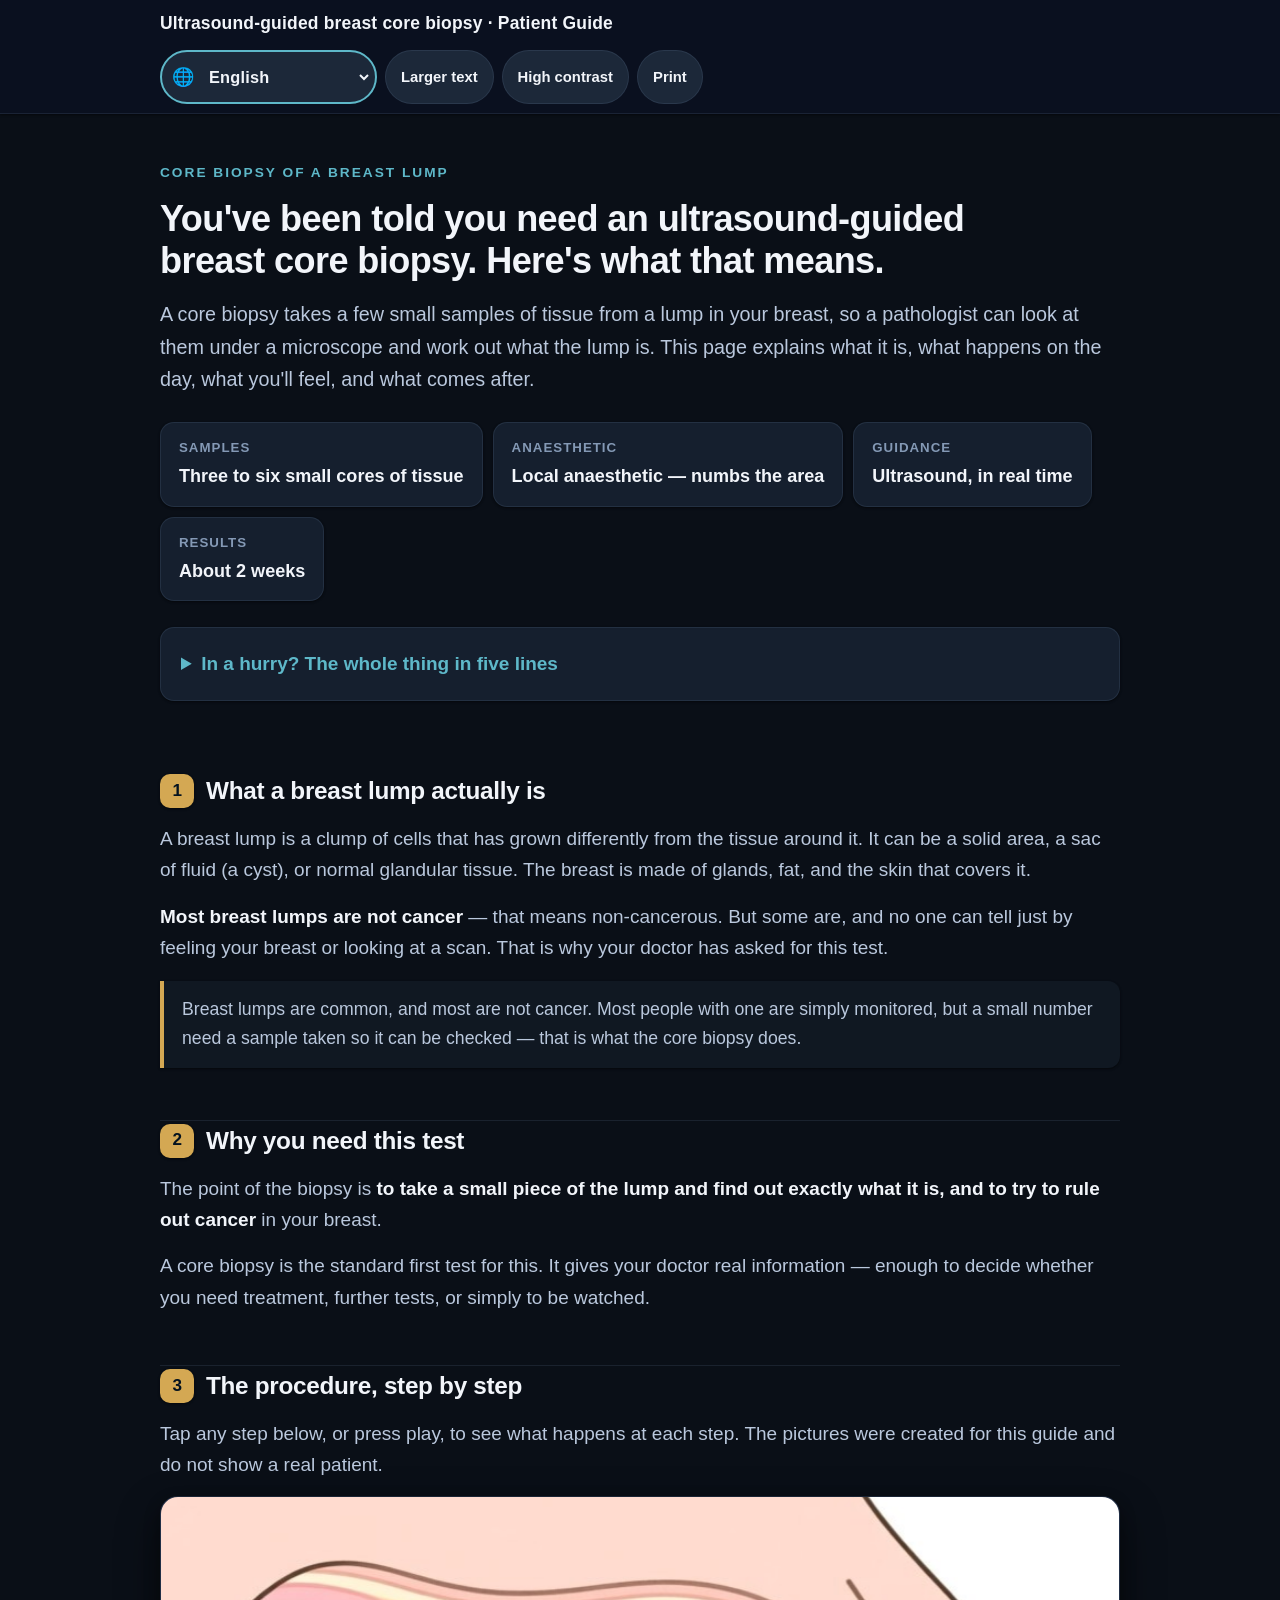
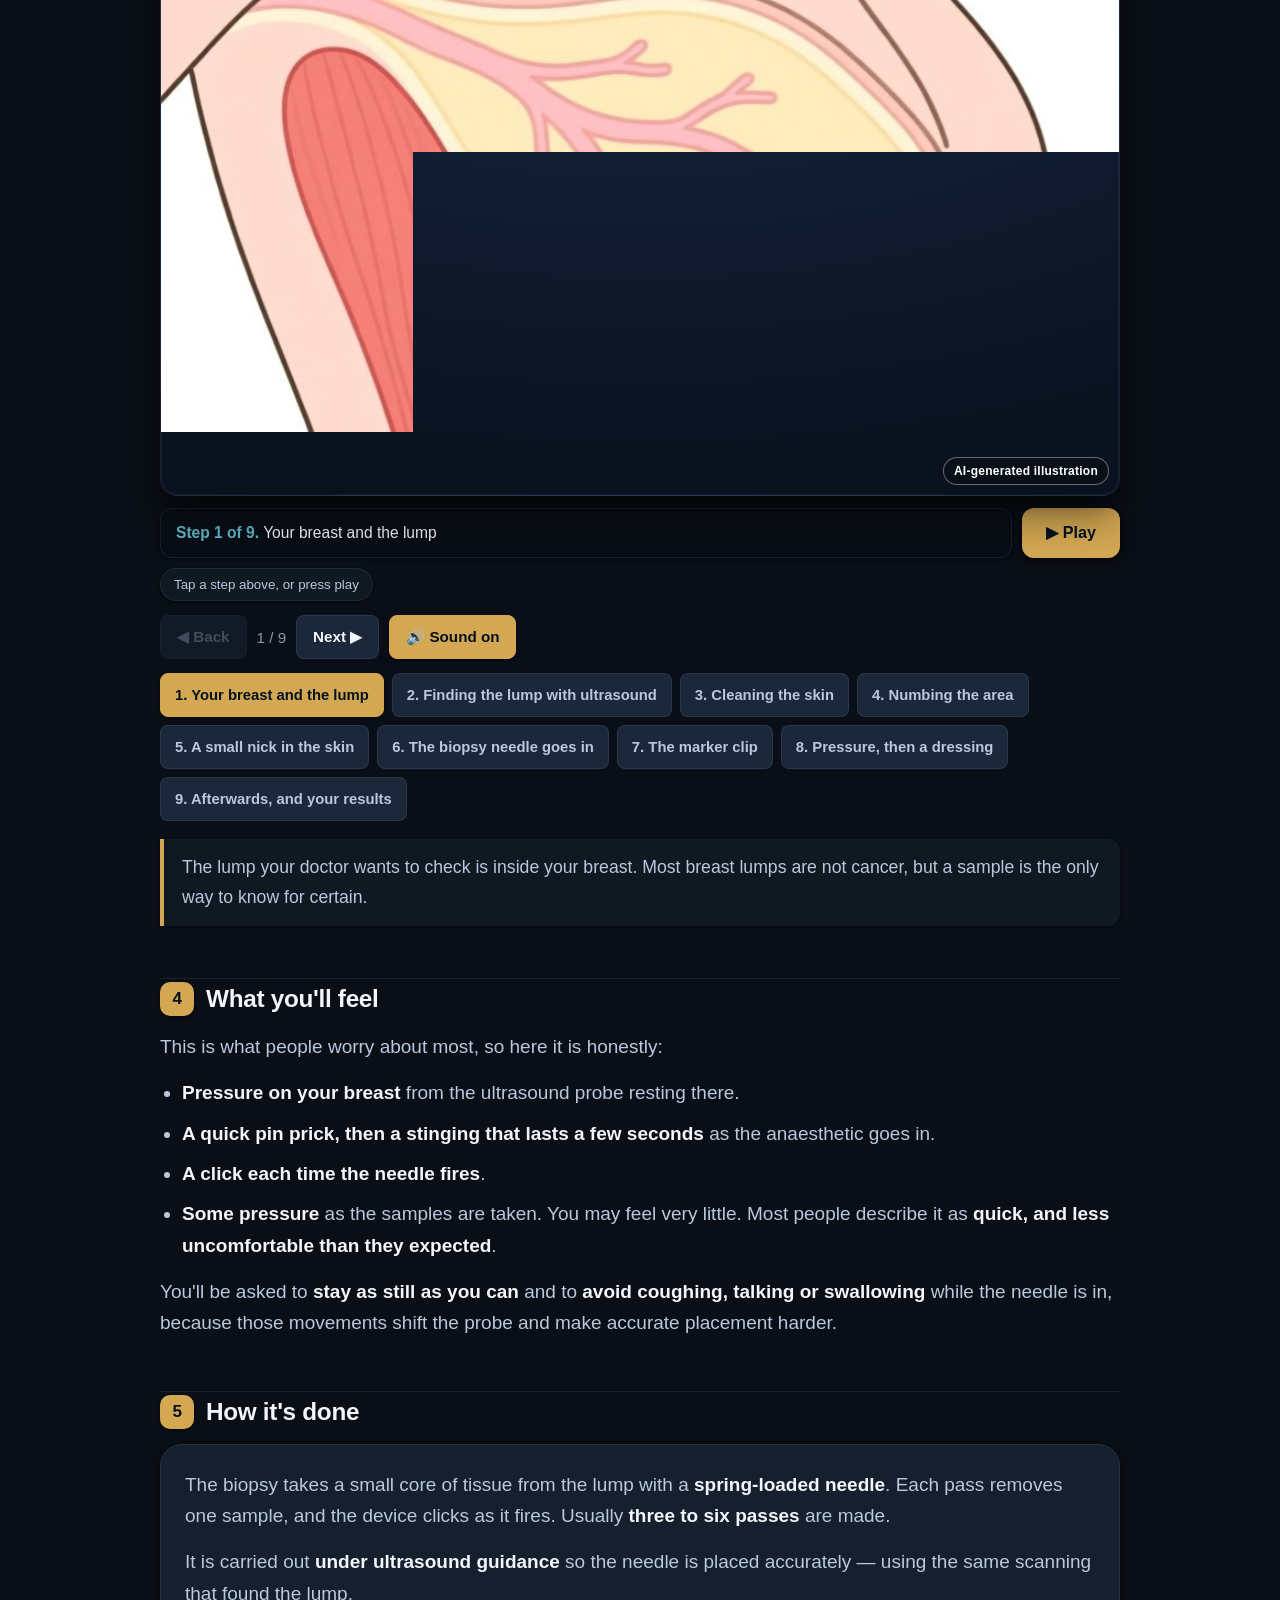
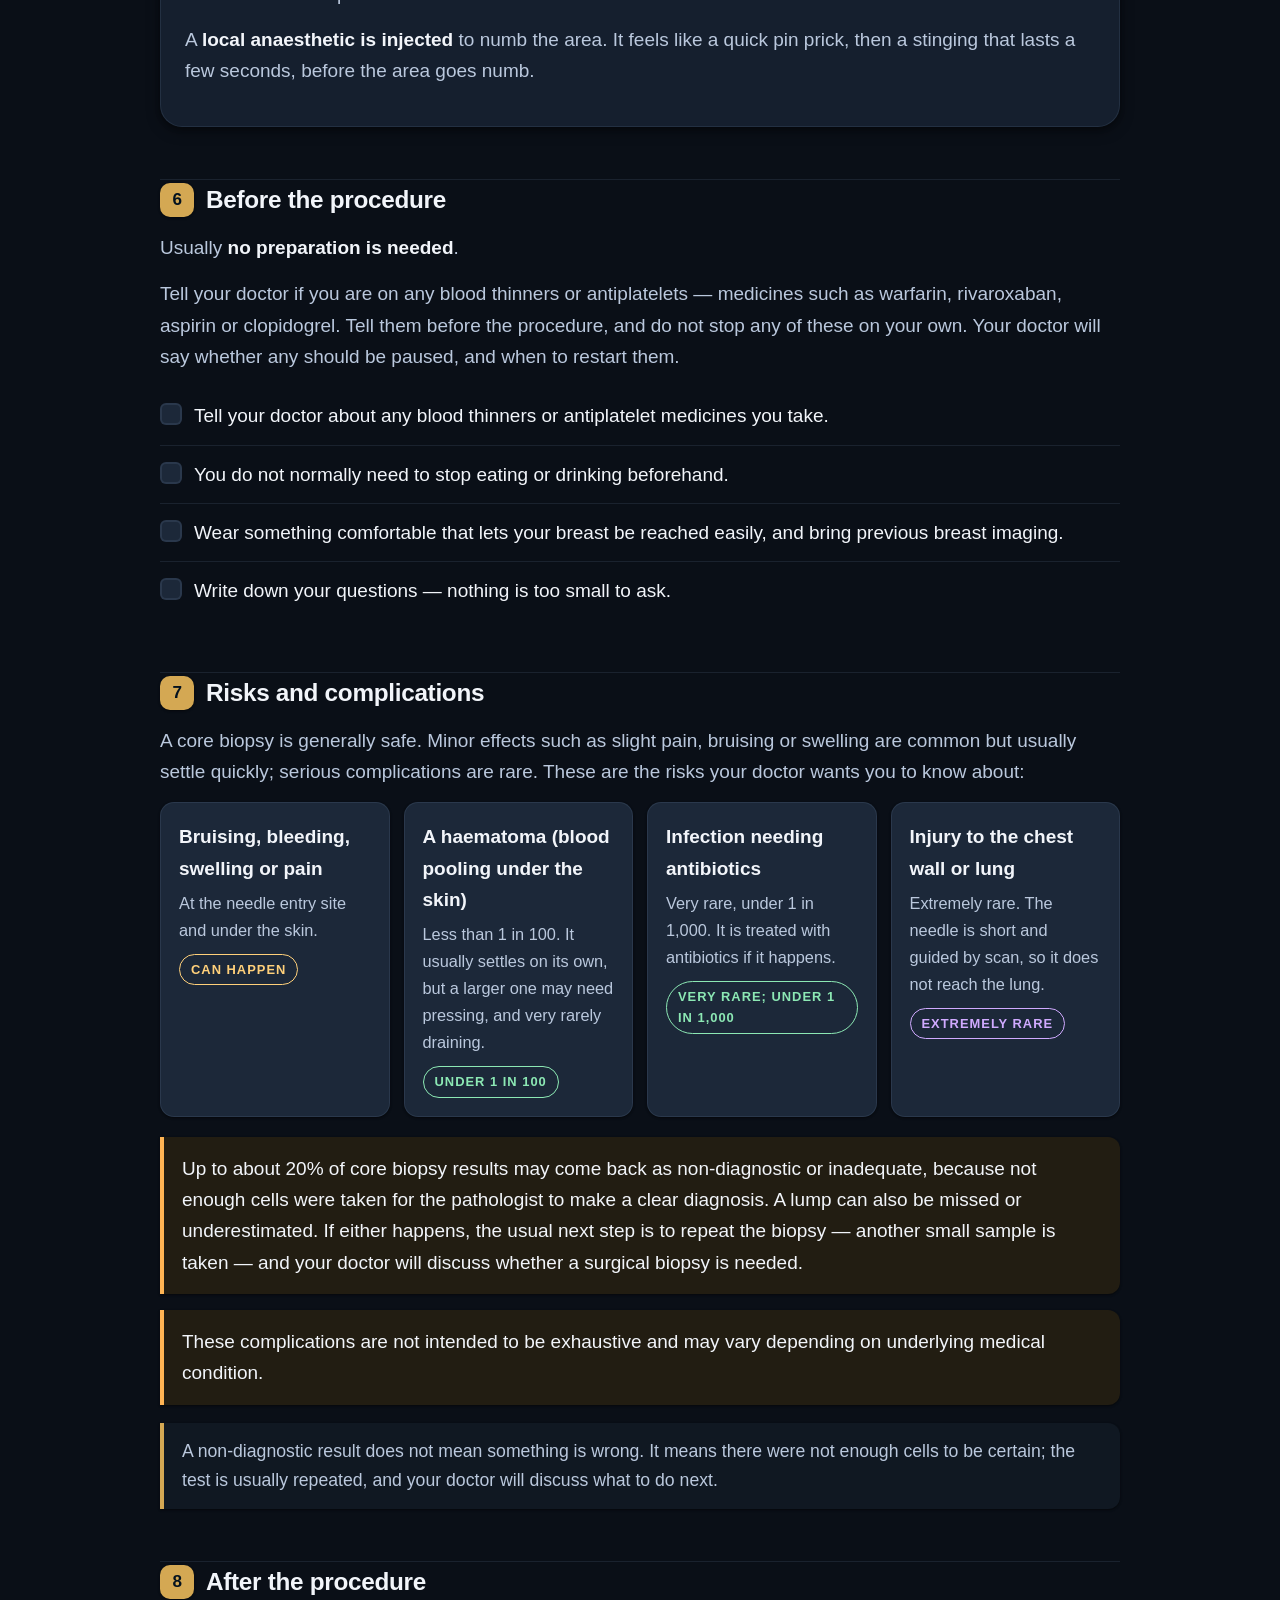
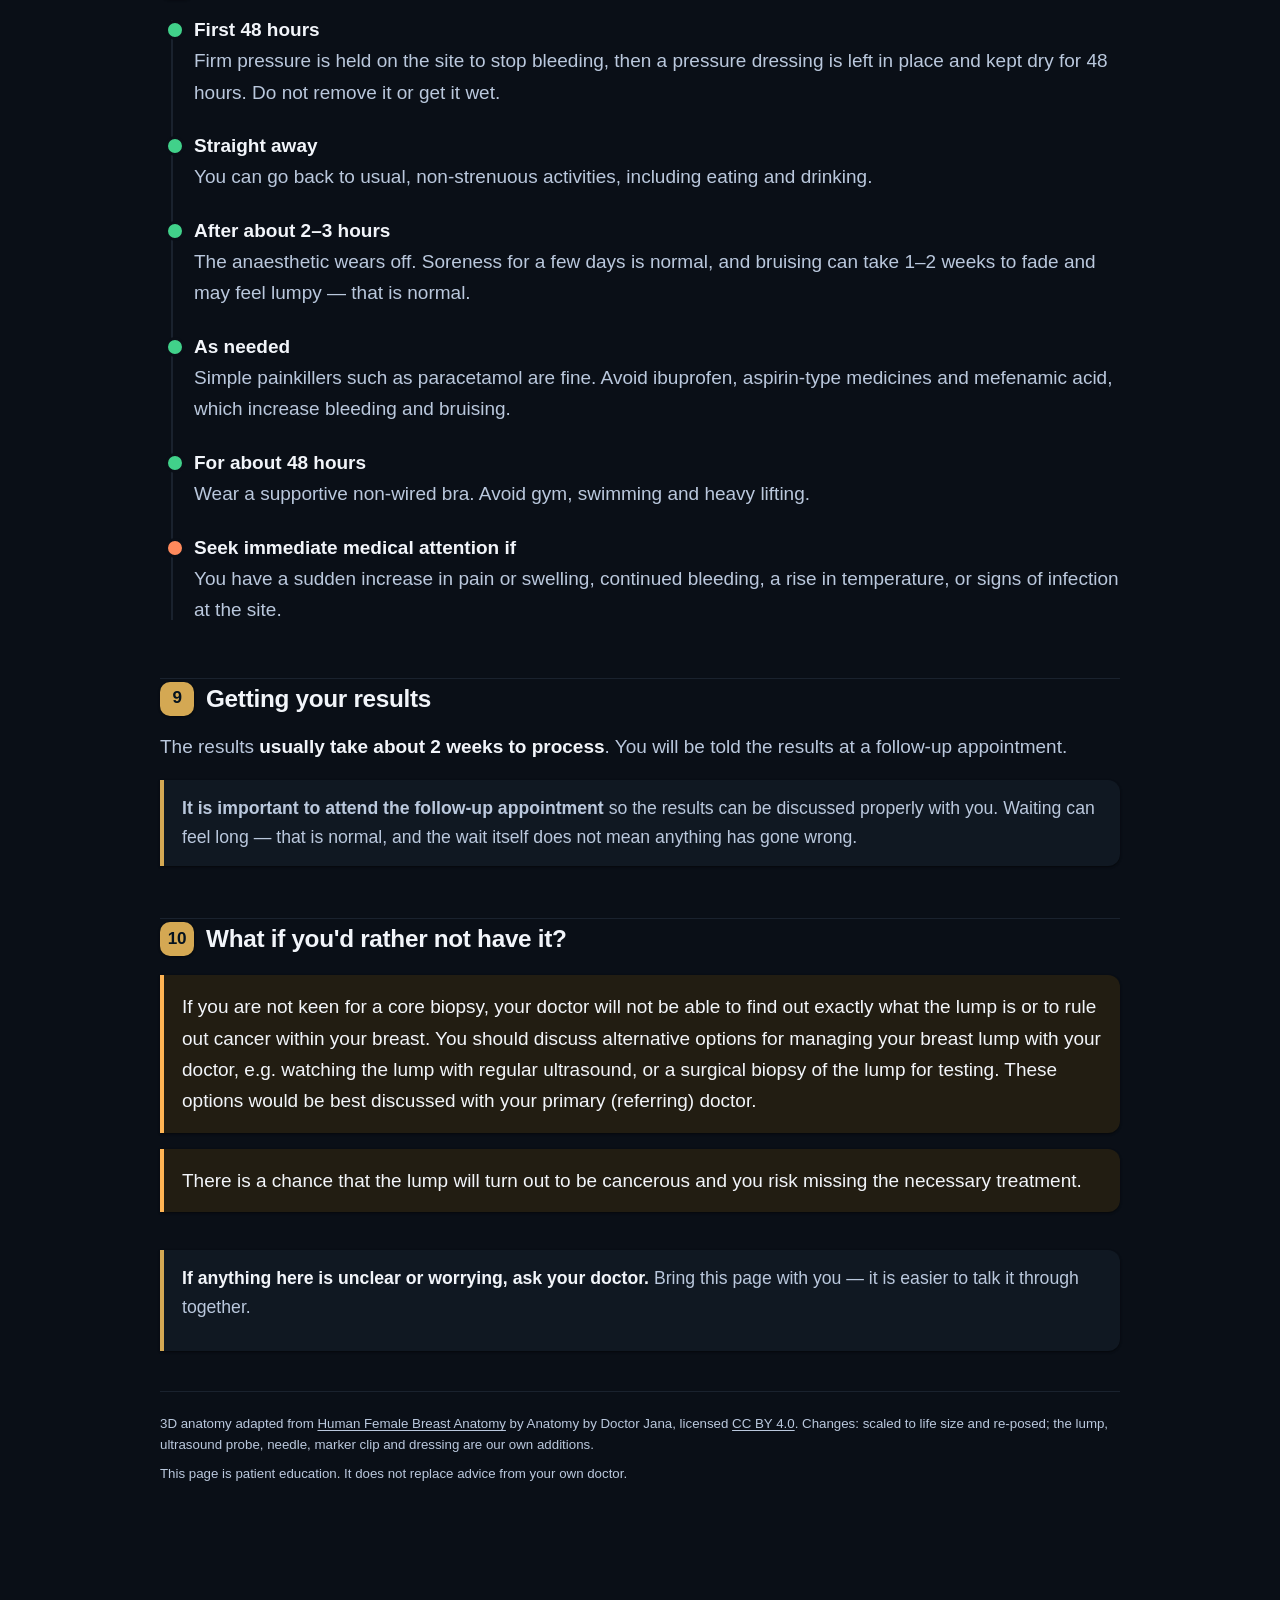
<file: index.html>
<!DOCTYPE html>
<html lang="en">
<head>
<meta charset="utf-8">
<meta name="viewport" content="width=device-width, initial-scale=1, viewport-fit=cover">
<link rel="icon" type="image/svg+xml" href="favicon.svg">
<title>Understanding Your Breast Biopsy</title>
<meta name="description" content="What an ultrasound-guided breast core biopsy is, what happens on the day, what you will feel, and what comes after — with an interactive 3D walkthrough.">
<script>/* Restore display prefs before first paint so a low-vision patient never sees a flash of small text */
try{var d=document.documentElement,s=localStorage.getItem('breast.size');
if(s==='large'||s==='xl')d.setAttribute('data-size',s);
if(localStorage.getItem('breast.contrast')==='high')d.setAttribute('data-contrast','high');}catch(_){}
</script>
<style>
:root{
  --bg:#0a0f17; --bg2:#101822; --card:#151f2e; --card2:#1c2839;
  --ink:#f2f5fa; --ink2:#bac8dd; --ink3:#8499b5;
  --accent:#d4a853; --accent2:#5eb8c9; --warm:#ffb454; --good:#41d18a;
  --warn:#ff8a5c; --line:rgba(140,170,210,.12);
  --fs:19px; --radius:18px; --maxw:1000px;

  /* elevation scale — soft, cool-toned depth for a calm clinical feel */
  --shadow-s:0 1px 2px rgba(0,0,0,.32),0 1px 3px rgba(0,0,0,.24);
  --shadow-m:0 4px 14px rgba(0,0,0,.38),0 2px 5px rgba(0,0,0,.26);
  --shadow-l:0 18px 44px rgba(0,0,0,.48),0 6px 16px rgba(0,0,0,.32);

  /* radius scale */
  --r-sm:8px; --r-md:14px; --r-lg:22px;

  /* motion */
  --ease:.18s cubic-bezier(.2,.0,.18,1)
}
html[data-size="large"]{--fs:23px}
html[data-size="xl"]{--fs:28px}
html[data-contrast="high"]{
  --bg:#000;--bg2:#000;--card:#0a0a0a;--card2:#161616;--ink:#fff;--ink2:#d4e0f0;
  --ink3:#a0b8d4;--accent:#7cc6ff;--accent2:#a8dbff;--line:rgba(180,200,230,.25);--warm:#ffd479;
}
*{box-sizing:border-box}
html,body{margin:0;padding:0;background:var(--bg);color:var(--ink);
  font-family:-apple-system,BlinkMacSystemFont,"Segoe UI",Roboto,"Helvetica Neue",Arial,sans-serif;
  font-size:var(--fs);line-height:1.65;-webkit-text-size-adjust:100%;
  -webkit-font-smoothing:antialiased;-moz-osx-font-smoothing:grayscale;
  text-rendering:optimizeLegibility}
::selection{background:rgba(212,168,83,.28);color:var(--ink)}
a{color:var(--accent2)}
*{font-variant-numeric:tabular-nums}
.wrap{max-width:var(--maxw);margin:0 auto;padding:0 20px 120px}
/* thin custom scrollbars — barely visible, removes the jarring default bar */
*::-webkit-scrollbar{width:8px;height:8px}
*::-webkit-scrollbar-track{background:var(--bg2)}
*::-webkit-scrollbar-thumb{background:var(--card2);border-radius:4px;border:2px solid var(--bg2)}
*{scrollbar-width:thin;scrollbar-color:var(--card2) var(--bg2)}
.sr{position:absolute;width:1px;height:1px;overflow:hidden;clip:rect(0,0,0,0);
  white-space:nowrap}

/* ---------------------------------------------------------------- top bar */
.bar{position:sticky;top:0;z-index:60;background:rgba(11,18,32,.94);
  backdrop-filter:blur(10px);border-bottom:1px solid var(--line);
  box-shadow:var(--shadow-s)}
html[data-contrast="high"] .bar{background:#000}
.bar .inner{max-width:var(--maxw);margin:0 auto;padding:9px 20px;
  display:flex;align-items:center;gap:12px;flex-wrap:wrap}
.brand{font-weight:700;font-size:calc(var(--fs)*.92);margin-right:auto;
  letter-spacing:.2px}
.ctrls{display:flex;gap:8px;flex-wrap:wrap}
.ctrl{background:var(--card2);color:var(--ink);border:1px solid var(--line);
  border-radius:999px;padding:8px 15px;font-size:calc(var(--fs)*.78);cursor:pointer;
  font-family:inherit;min-height:44px;font-weight:600;
  transition:background var(--ease),border-color var(--ease),transform var(--ease),box-shadow var(--ease)}
.ctrl:hover{background:var(--card);border-color:var(--accent2);box-shadow:var(--shadow-m)}
.ctrl:active{transform:translateY(1px)}
.ctrl[aria-pressed="true"]{background:var(--accent);color:#04121f;
  border-color:var(--accent);font-weight:700;box-shadow:var(--shadow-s)}
a:focus-visible,button:focus-visible,summary:focus-visible,[tabindex]:focus-visible{
  outline:2px solid var(--accent);outline-offset:2px}


/* Language picker, and the font stacks each language needs. The system stacks are deliberate:
   Tamil and Han both need real font support, and every target device (iOS, Android, macOS,
   Windows) ships one - bundling Noto would add megabytes to a page already carrying a model. */
.langpick{display:inline-flex;align-items:center;gap:8px;padding:3px 3px 3px 10px;
  border:2px solid var(--accent2);border-radius:999px;background:var(--card2);
  box-shadow:0 2px 0 rgba(0,0,0,.04)}
.langpick::before{content:"🌐";font-size:calc(var(--fs)*.95);line-height:1}
.langpick select{background:transparent;color:var(--ink);border:0;
  padding:8px 26px 8px 2px;font-family:inherit;font-size:calc(var(--fs)*.86);
  min-height:44px;cursor:pointer;font-weight:700;letter-spacing:.2px}
.langpick select:hover{color:var(--accent2)}
.langpick:focus-within{outline:2px solid var(--accent);outline-offset:2px}
html[lang="ta"] body{font-family:"Noto Sans Tamil","Latha","Tamil Sangam MN",system-ui,sans-serif}
html[lang="zh"] body,html[lang="yue"] body,html[lang="nan"] body{font-family:"PingFang SC","PingFang HK","Noto Sans SC","Noto Sans TC","Microsoft YaHei",system-ui,sans-serif}

/* ------------------------------------------------------------------- hero */
.hero{padding:48px 0 26px}
.kicker{color:var(--accent2);font-weight:700;letter-spacing:2px;
  text-transform:uppercase;font-size:calc(var(--fs)*.72);margin-bottom:14px}
h1{font-size:calc(var(--fs)*1.9);line-height:1.16;margin:0 0 16px;letter-spacing:-.6px;text-wrap:balance}
h1 span{color:var(--accent2)}
.lede{color:var(--ink2);font-size:calc(var(--fs)*1.04);margin:0;text-wrap:pretty}
.facts{display:flex;gap:10px;flex-wrap:wrap;margin-top:26px}
.fact{background:var(--card);border:1px solid var(--line);border-radius:var(--r-md);
  padding:14px 18px;min-width:140px;box-shadow:var(--shadow-s);
  transition:transform var(--ease),box-shadow var(--ease)}
.fact:hover{transform:translateY(-2px);box-shadow:var(--shadow-m)}
.fact .k{color:var(--ink3);font-size:calc(var(--fs)*.7);text-transform:uppercase;
  letter-spacing:1px;font-weight:700}
.fact .v{font-size:calc(var(--fs)*.95);font-weight:700;margin-top:3px}

/* ----------------------------------------------------------------- short version */
.shortcut{background:var(--card);border:1px solid var(--line);border-radius:var(--r-md);
  padding:6px 20px;margin-top:26px;box-shadow:var(--shadow-s)}
.shortcut summary{cursor:pointer;font-weight:700;padding:14px 0;
  font-size:calc(var(--fs)*1.0);color:var(--accent2)}
.shortcut[open] summary{border-bottom:1px solid var(--line);margin-bottom:14px}
.shortcut ul{margin-top:0}

/* ------------------------------------------------------------------ sections */
section{margin:38px 0;padding-top:6px;scroll-margin-top:80px}
section + section{border-top:1px solid var(--line);margin-top:52px;padding-top:0}
h2{font-size:calc(var(--fs)*1.28);margin:0 0 12px;letter-spacing:-.3px;
  display:flex;align-items:center;gap:12px;flex-wrap:wrap}
h2 .num{flex:0 0 auto;width:34px;height:34px;border-radius:10px;background:var(--accent);
  color:#04121f;display:grid;place-items:center;font-size:calc(var(--fs)*.9);font-weight:800;
  box-shadow:var(--shadow-s)}
h3{font-size:calc(var(--fs)*1.06);margin:24px 0 10px}
p{margin:0 0 15px;color:var(--ink2)}
p strong,li strong{color:var(--ink)}
.card{background:var(--card);border:1px solid var(--line);border-radius:var(--r-lg);
  padding:24px;box-shadow:var(--shadow-m)}
ul{margin:0 0 15px;padding-left:22px;color:var(--ink2)}
li{margin:0 0 9px}
.note{border-left:4px solid var(--accent);padding:14px 18px;background:var(--bg2);
  border-radius:0 12px 12px 0;margin:18px 0;color:var(--ink2);
  font-size:calc(var(--fs)*.93);box-shadow:var(--shadow-s)}
/* Sets apart the risk and options wording from the prose around it. */
.sheet-note{border-left:4px solid var(--warm);background:#221d12;padding:16px 18px;
  border-radius:0 12px 12px 0;margin:16px 0;color:var(--ink);box-shadow:var(--shadow-s)}
html[data-contrast="high"] .sheet-note{background:#141414;border-left-color:#ffcc66}

/* ------------------------------------------------------------------ 3D stage */
.stage{position:relative;background:radial-gradient(120% 100% at 50% 0%,#182740,#0a111f);
  border:1px solid var(--line);border-radius:var(--radius);overflow:hidden;
  width:100%;aspect-ratio:16/10;min-height:320px;touch-action:none;
  box-shadow:var(--shadow-l)}
.stage:before{content:"";position:absolute;inset:0;pointer-events:none;
  border-radius:var(--radius);box-shadow:inset 0 0 0 1px rgba(255,255,255,.04)}
/* The canvas is what actually receives a touch, and `touch-action` is read from the element the
   gesture STARTS on - it is not inherited from .stage. Without this the browser claims a one-finger
   drag for scrolling and fires pointercancel, so the model never turns on a phone, and a pinch
   zooms the page instead of the model. Also suppress text selection and the long-press callout
   while dragging, which otherwise interrupts a rotate mid-gesture. */
#gl{display:block;width:100%;height:100%;touch-action:none;
  -webkit-user-select:none;user-select:none;-webkit-touch-callout:none}
/* The stage now holds ONLY the canvas and the anatomy callouts. */
.stage .scene-labels{position:absolute;inset:0;pointer-events:none;z-index:3}
.scene-label{position:absolute;left:0;top:0;background:rgba(6,12,24,.88);
  border:1px solid rgba(120,170,255,.45);border-radius:8px;padding:3px 9px;
  font-size:calc(var(--fs)*.66);color:#d6e6ff;white-space:nowrap}
.scene-label--sm{font-size:calc(var(--fs)*.5);padding:2px 6px;border-radius:6px}

/* The chrome sits BELOW the canvas. It used to be absolutely positioned over it, with the step
   bubble across the bottom of the stage - exactly where the needle moves, so the passes happened
   behind the text. Nothing overlays the model now except the callouts, which point at structures. */
.stage-bar{display:flex;gap:10px;align-items:stretch;flex-wrap:wrap;margin-top:12px}
.step-label{min-height:44px;background:rgba(10,15,23,.72);border:1px solid var(--line);
  border-radius:12px;padding:11px 15px;font-size:calc(var(--fs)*.82);
  flex:1 1 260px;box-shadow:var(--shadow-s)}
.step-label b{color:var(--accent2)}
.stage-meta{display:flex;gap:8px 18px;flex-wrap:wrap;align-items:center;margin-top:10px;
  font-size:calc(var(--fs)*.7);color:var(--ink2)}
.badge{border:1px solid var(--line);border-radius:999px;padding:5px 13px;
  background:var(--bg2);box-shadow:var(--shadow-s);white-space:nowrap}
.legend{display:flex;gap:6px 16px;flex-wrap:wrap;align-items:center}
.legend div{display:flex;align-items:center;white-space:nowrap}
.legend i{display:inline-block;width:10px;height:10px;border-radius:3px;
  margin-right:7px;vertical-align:middle}
.play{background:var(--accent);color:#04121f;border:0;border-radius:12px;
  padding:13px 24px;font-size:calc(var(--fs)*.85);font-weight:800;cursor:pointer;
  font-family:inherit;min-height:48px;box-shadow:var(--shadow-m);
  transition:transform var(--ease),box-shadow var(--ease)}
.play:hover{transform:translateY(-1px);box-shadow:var(--shadow-l)}
.play:active{transform:translateY(0)}
.play:disabled{opacity:.45;cursor:default;box-shadow:none}
.steps{display:flex;gap:8px;flex-wrap:wrap;margin-top:14px}
.stepchip{background:var(--card2);color:var(--ink2);border:1px solid var(--line);
  border-radius:var(--r-sm);padding:10px 14px;font-size:calc(var(--fs)*.78);cursor:pointer;
  font-family:inherit;text-align:left;min-height:44px;font-weight:600;
  transition:background var(--ease),border-color var(--ease),transform var(--ease),box-shadow var(--ease)}
.stepchip:hover{background:var(--card);border-color:var(--accent2);color:var(--ink)}
.stepchip:active{transform:translateY(1px)}
.stepchip[aria-current="true"]{background:var(--accent);color:#04121f;
  border-color:var(--accent);font-weight:800;box-shadow:var(--shadow-s)}
/* ---------------------------------------------------------------- nav row */
.stepnav{display:flex;gap:10px;align-items:center;flex-wrap:wrap;margin-top:14px}
.navbtn{min-width:44px;min-height:44px;padding:10px 16px;background:var(--card2);
  color:var(--ink);border:1px solid var(--line);border-radius:var(--r-sm);
  font-size:calc(var(--fs)*.8);font-weight:600;cursor:pointer;font-family:inherit;
  display:inline-flex;align-items:center;justify-content:center;gap:6px;
  transition:background var(--ease),border-color var(--ease),transform var(--ease),box-shadow var(--ease)}
.navbtn:hover{background:var(--card);border-color:var(--accent2);box-shadow:var(--shadow-m)}
.navbtn:active{transform:translateY(1px)}
.navbtn:disabled,.navbtn[aria-disabled="true"]{opacity:.45;cursor:default;
  pointer-events:none;background:var(--card2);color:var(--ink3)}
.stepcount{color:var(--ink3);font-size:calc(var(--fs)*.8);white-space:nowrap}
#btnSound[aria-pressed="true"]{background:var(--accent);color:#04121f;
  border-color:var(--accent);font-weight:700;box-shadow:var(--shadow-s)}

/* ------------------------------------------------------------------- timeline */
.tl{position:relative;padding-left:34px}
.tl:before{content:"";position:absolute;left:11px;top:6px;bottom:6px;width:2px;
  background:var(--line)}
.tl .item{position:relative;margin-bottom:22px}
.tl .item:before{content:"";position:absolute;left:-29px;top:6px;width:14px;height:14px;
  border-radius:50%;background:var(--accent);border:3px solid var(--bg)}
.tl .item.good:before{background:var(--good)}
.tl .item.warn:before{background:var(--warn)}
.tl .when{font-weight:800;color:var(--ink)}
.tl .what{color:var(--ink2)}

/* ------------------------------------------------------------------ risk grid */
.riskgrid{display:grid;grid-template-columns:repeat(auto-fit,minmax(215px,1fr));gap:14px}
.risk{background:var(--card2);border:1px solid var(--line);border-radius:var(--r-md);
  padding:18px;box-shadow:var(--shadow-s);transition:transform var(--ease),box-shadow var(--ease)}
.risk:hover{transform:translateY(-2px);box-shadow:var(--shadow-m)}
.risk .h{font-weight:800;margin-bottom:6px}
.risk .d{color:var(--ink2);font-size:calc(var(--fs)*.86)}
.sev{display:inline-block;margin-top:10px;font-size:calc(var(--fs)*.68);
  text-transform:uppercase;letter-spacing:1px;font-weight:800;padding:4px 11px;
  border-radius:999px;border:1px solid currentColor}
.sev.common{color:#ffd07a}
.sev.rare{color:#8ce8b4}
.sev.vrare{color:#d0aaff}

/* ------------------------------------------------------------------ checklist */
.check{display:flex;gap:12px;align-items:flex-start;padding:13px 0;
  border-bottom:1px solid var(--line)}
.check:first-child{border-top:1px solid var(--line)}
.check:last-child{border-bottom:0}
.check .box{flex:0 0 22px;height:22px;border:2px solid var(--line);border-radius:6px;
  margin-top:3px;background:var(--card2)}

/* -------------------------------------------------------------------- sources */
.sources{background:var(--bg2);border:1px solid var(--line);border-radius:var(--radius);
  padding:22px;margin-top:40px;font-size:calc(var(--fs)*.8);color:var(--ink3);
  box-shadow:var(--shadow-s)}
.sources h3{color:var(--ink2);margin-top:0}
.sources li{margin-bottom:6px}

@media print{
  /* Print is the take-home sheet: black on white, no chrome, no dark-screen cards.
     Everything dark on screen must flip — black text left on a dark card is unreadable paper. */
  .bar,.ctrl,.langpick,.play,.stepchip,.steps,.stepnav,.stage,.stage-bar,.stage-meta,
  .step-label,#stepNote,.foot{display:none!important}
  html,body{background:#fff!important;color:#000!important}
  .wrap{padding:0 8mm}
  *{box-shadow:none!important;text-shadow:none!important}
  h1,h2,h3,a,.kicker,h1 span,p,li,.lede,.card,.fact,.risk,.risk .h,.risk .d,
  .fact .k,.fact .v,.note,.sheet-note,.sources,.sources h3,.tl .when,.tl .what,
  .check,.badge,.stepcount,.sev{color:#000!important}
  a{color:#000;text-decoration:underline}
  .card,.fact,.risk,.sources,.shortcut,.sheet-note,.note{background:#fff!important;
    border:1px solid #767676}
  section + section{border-top:1px solid #767676}
  h2 .num{background:#fff!important;color:#000!important;border:1.5px solid #000}
  .sev{border:1px solid #000}
  .check{border-bottom-color:#767676}
  /* The tick boxes are what the patient ticks on paper — they must be visible on white. */
  .check .box{border:2px solid #000;background:#fff}
  .tl:before,.tl .item:before{background:#000!important;border-color:#fff!important}
  .note,.sheet-note{border-left:3px solid #000!important}
  .card,.risk,.fact,.check,.tl .item{break-inside:avoid}
}
@media (prefers-reduced-motion:reduce){
  *{animation-duration:.001ms!important;transition-duration:.001ms!important}
}
@media (max-width:520px){
  .stage{aspect-ratio:4/3}

  /* the chrome is below the picture now, so on a phone it just tightens up */
  .stage-bar{gap:8px;margin-top:10px}
  .step-label{font-size:calc(var(--fs)*.76);padding:9px 12px}
  .stage-meta{font-size:calc(var(--fs)*.62);gap:6px 12px}
  .legend i{width:7px;height:7px;margin-right:5px}

  /* labels shrink on a phone so they take less screen and collide less */
  .scene-label{font-size:calc(var(--fs)*.5);padding:2px 6px}

  /* nav row sticks to the bottom of the stage area, honouring safe areas */
  .stepnav{position:sticky;bottom:0;z-index:20;margin-top:auto;
    padding:10px 0;padding-bottom:calc(10px + env(safe-area-inset-bottom));
    background:var(--bg);box-shadow:0 -2px 8px rgba(0,0,0,.35)}

  /* long-form rhythm at phone width (still driven entirely by --fs) */
  .hero{padding:24px 0 14px}
  h1{font-size:calc(var(--fs)*1.6);margin-bottom:12px}
  h2{font-size:calc(var(--fs)*1.16);margin-bottom:6px}
  h3{font-size:calc(var(--fs)*.96);margin:16px 0 6px}
  section{margin:24px 0}
  p{margin-bottom:12px}
  li{margin-bottom:7px}
  .card{padding:16px}
  .note{margin:12px 0;padding:10px 14px}
  .facts{gap:8px;margin-top:16px}
  .fact{min-width:0;flex:1 1 40%}
  .riskgrid{grid-template-columns:1fr}
}

/* --------------------------------------------------------------- footer --- */
.foot{margin:40px 0 0;padding:22px 0 8px;border-top:1px solid var(--line);
  color:var(--ink3);font-size:calc(var(--fs)*.7);line-height:1.55}
.foot p{margin:0 0 8px}
.foot a{color:inherit;text-decoration:underline;text-underline-offset:2px}

/* Media-edition stage: 16/10 letterbox, media cover-fit, gentle Ken-Burns on stills. */
.media-stage{aspect-ratio:16/10;overflow:hidden;display:flex;align-items:center;justify-content:center}
.media-stage .mediaEl{position:absolute;inset:0;width:100%;height:100%;object-fit:cover;display:block}
img.mediaEl{animation:kb 14s ease-out both}
@keyframes kb{from{transform:scale(1.015)}to{transform:scale(1.06) translateY(-1.2%)}}
@keyframes kbv{from{transform:scale(1.02)}to{transform:scale(1.07)}}
video.mediaEl{animation:kbv 12s ease-out both}
@media (prefers-reduced-motion:reduce){
  img.mediaEl,video.mediaEl{animation:none}
}
/* the SVG diagrams read better contained than cropped */
.media-stage img.mediaEl[src$=".svg"]{object-fit:contain;padding:2%;animation:none}

/* Print sheet: all nine steps with pictures. Hidden on screen; the base print CSS
   hides the interactive stage, so on paper this sheet is the leaflet. */
.printsheet{display:none}
@media print{
  .printsheet{display:block!important;page-break-before:auto}
  .printsheet figure{break-inside:avoid;page-break-inside:avoid;margin:0 0 6mm 0}
  .printsheet img{width:86mm;height:auto;border:0.3pt solid #999;display:block}
  .printsheet figcaption{margin-top:2mm}
  .printsheet figcaption b{display:block;font-size:10.5pt;margin-bottom:1mm}
  .printsheet figcaption p{font-size:9.5pt;line-height:1.35;margin:0}
  /* the base sheet's colour list misses several muted spans; on paper anything
     below ~#333 is a smudge, so force near-black across the whole printed body */
  .wrap p,.wrap li,.wrap span,.wrap b,.wrap strong,.wrap em,.wrap small,.wrap div,
  .printsheet *{color:#000!important}
  /* an instruction to tap and press play is nonsense on paper */
  [data-i18n="k125b"],[data-i18n="k71b"]{display:none!important}
}

/* AI disclosure badge, pinned on the media itself */
.media-stage{position:relative}
.ai-badge{position:absolute;bottom:10px;right:10px;top:auto;z-index:3;
  font-size:12px;line-height:1;letter-spacing:.02em;
  padding:7px 10px;border-radius:999px;
  background:rgba(10,16,24,.88);color:#fff;border:1px solid rgba(255,255,255,.38);font-weight:600;
  backdrop-filter:blur(2px);pointer-events:none;text-transform:none}
@media print{ .ai-badge{display:none!important} }
.printsheet .print-note{margin-top:3mm;font-size:9pt;color:#000}
</style>
</head>
<body>

<div class="bar">
  <div class="inner">
    <div class="brand" data-i18n="k99">Ultrasound-guided breast core biopsy · Patient Guide</div>
    <div class="ctrls">
      <label class="langpick"><select id="langPick" aria-label="Language">
        <option value="en">English</option>
        <option value="ms">Bahasa Melayu</option>
        <option value="ta">தமிழ்</option>
        <option value="zh">中文</option>
        <option value="yue">粤语</option>
        <option value="nan">闽南语</option>
      </select></label>
      <button class="ctrl" id="btnSize" aria-pressed="false" data-i18n="k01">Larger text</button>
      <button class="ctrl" id="btnContrast" aria-pressed="false" data-i18n="k02">High contrast</button>
      <button class="ctrl" id="btnPrint" data-i18n="k03">Print</button>
    </div>
  </div>
</div>

<div class="wrap">

  <div class="hero">
    <div class="kicker" data-i18n="k100">Core biopsy of a breast lump</div>
    <h1 data-i18n="k101">You've been told you need an ultrasound-guided breast core biopsy. Here's what that means.</h1>
    <p class="lede" data-i18n="k102">A core biopsy takes a few small samples of tissue from a lump in your
    breast, so a pathologist can look at them under a microscope and work out what
    the lump is. This page explains what it is, what happens on the day, what you'll
    feel, and what comes after.</p>

    <div class="facts">
      <div class="fact"><div class="k" data-i18n="k103">Samples</div><div class="v" data-i18n="k104">Three to six small cores of tissue</div></div>
      <div class="fact"><div class="k" data-i18n="k105">Anaesthetic</div><div class="v" data-i18n="k106">Local anaesthetic — numbs the area</div></div>
      <div class="fact"><div class="k" data-i18n="k107">Guidance</div><div class="v" data-i18n="k108">Ultrasound, in real time</div></div>
      <div class="fact"><div class="k" data-i18n="k109">Results</div><div class="v" data-i18n="k110">About 2 weeks</div></div>
    </div>

    <details class="shortcut">
      <summary data-i18n="k111">In a hurry? The whole thing in five lines</summary>
      <ul>
        <li data-i18n="k112">A lump in your breast needs checking, and a scan alone can't say what it is.</li>
        <li data-i18n="k113">A spring-loaded needle takes a few small cores of tissue from the lump, guided by ultrasound.</li>
        <li data-i18n="k114">You lie back with the probe resting on your breast. It usually takes a little while.</li>
        <li data-i18n="k115">The needle goes in and out a few times; you hear a click each time it fires. Most people find it less uncomfortable than they expected.</li>
        <li data-i18n="k116">You go home the same day. Results take about 2 weeks, and you come back for the follow-up appointment.</li>
      </ul>
    </details>
  </div>

  <section>
    <h2 data-i18n="k117"><span class="num">1</span> What a breast lump actually is</h2>
    <p data-i18n="k118">A breast lump is a clump of cells that has grown differently from the tissue around it. It can be a solid area, a sac of fluid (a cyst), or normal glandular tissue. The breast is made of glands, fat, and the skin that covers it.</p>
    <p data-i18n="k119"><strong>Most breast lumps are not cancer</strong> — that means non-cancerous.
    But some are, and no one can tell just by feeling your breast or looking at a scan.
    That is why your doctor has asked for this test.</p>
    <div class="note" data-i18n="k120">
      Breast lumps are common, and most are not cancer. Most people with one are simply monitored, but a small number need a sample taken so it can be checked — that is what the core biopsy does.
    </div>
  </section>

  <section>
    <h2 data-i18n="k121"><span class="num">2</span> Why you need this test</h2>
    <p data-i18n="k122">The point of the biopsy is <strong>to take a small piece of the lump and find out exactly what it is, and to try to rule out cancer</strong> in your breast.</p>
    <p data-i18n="k123">A core biopsy is the standard first test for this. It gives your doctor real
    information — enough to decide whether you need treatment, further tests, or
    simply to be watched.</p>
  </section>

  <section>
    <h2 data-i18n="k124"><span class="num">3</span> The procedure, step by step</h2>
    <p data-i18n="k125b">Tap any step below, or press play, to see what happens at each step. The pictures were created for this guide and do not show a real patient.</p>

    <div class="stage media-stage" id="mediaStage" role="img" tabindex="0"
      aria-label="Illustration of the breast core biopsy step by step. A text description of every step is given underneath."></div>

    <div class="stage-bar">
      <div class="step-label" id="stepLabel" aria-live="polite"><b>Step 1 of 9.</b> Your breast and the lump.</div>
      <button class="play" id="btnPlay" data-i18n="k16">▶ Play</button>
    </div>
    <div class="stage-meta">
      <div class="badge" data-i18n="k71b">Tap a step above, or press play</div>
    </div>

  <div class="stepnav" id="stepnav" role="group" aria-label="Step navigation">
    <button class="navbtn" id="btnPrev" type="button" data-i18n="k17">◀ Back</button>
    <span class="stepcount" id="stepCount" aria-live="polite" data-i18n="k18">1 / 9</span>
    <button class="navbtn" id="btnNext" type="button" data-i18n="k19">Next ▶</button>
    <button class="navbtn" id="btnSound" type="button" aria-pressed="false" data-i18n="k20">🔊 Sound on</button>
  </div>

    <div class="steps" id="steps" role="group" aria-label="Procedure steps"></div>

    <div class="note" id="stepNote" role="status"></div>

    <div class="sr" id="srText" aria-live="polite"></div>
  </section>

  <section>
    <h2 data-i18n="k131"><span class="num">4</span> What you'll feel</h2>
    <p data-i18n="k132">This is what people worry about most, so here it is honestly:</p>
    <ul>
      <li data-i18n="k133"><strong>Pressure on your breast</strong> from the ultrasound probe resting there.</li>
      <li data-i18n="k134"><strong>A quick pin prick, then a stinging that lasts a few seconds</strong> as the anaesthetic goes in.</li>
      <li data-i18n="k135"><strong>A click each time the needle fires</strong>.</li>
      <li data-i18n="k136"><strong>Some pressure</strong> as the samples are taken. You may feel very little. Most people describe it as
      <strong>quick, and less uncomfortable than they expected</strong>.</li>
    </ul>
    <p data-i18n="k137">You'll be asked to <strong>stay as still as you can</strong> and to
    <strong>avoid coughing, talking or swallowing</strong> while the needle is in,
    because those movements shift the probe and make accurate placement harder.</p>
  </section>

  <section>
    <h2 data-i18n="k138"><span class="num">5</span> How it's done</h2>
    <div class="card">
      <p data-i18n="k139">The biopsy takes a small core of tissue from the lump with a <strong>spring-loaded needle</strong>. Each pass removes one sample, and the device clicks as it fires. Usually <strong>three to six passes</strong> are made.</p>
      <p data-i18n="k140">It is carried out <strong>under ultrasound guidance</strong> so the needle is
      placed accurately — using the same scanning that found the lump.</p>
      <p data-i18n="k141">A <strong>local anaesthetic is injected</strong> to numb the area. It feels like a quick pin prick, then a stinging that lasts a few seconds, before the area goes numb.</p>
    </div>
  </section>

  <section>
    <h2 data-i18n="k142"><span class="num">6</span> Before the procedure</h2>
    <p data-i18n="k143">Usually <strong>no preparation is needed</strong>.</p>
    <p data-i18n="k144">
      Tell your doctor if you are on any blood thinners or antiplatelets — medicines such as warfarin, rivaroxaban, aspirin or clopidogrel. Tell them before the procedure, and do not stop any of these on your own. Your doctor will say whether any should be paused, and when to restart them.
    </p>
    <div class="check"><div class="box" aria-hidden="true"></div><div data-i18n="k145">Tell your doctor
    about any blood thinners or antiplatelet medicines you take.</div></div>
    <div class="check"><div class="box" aria-hidden="true"></div><div data-i18n="k146">You do not
    normally need to stop eating or drinking beforehand.</div></div>
    <div class="check"><div class="box" aria-hidden="true"></div><div data-i18n="k147">Wear something
    comfortable that lets your breast be reached easily, and bring previous breast imaging.</div></div>
    <div class="check"><div class="box" aria-hidden="true"></div><div data-i18n="k148">Write down your
    questions — nothing is too small to ask.</div></div>
  </section>

  <section>
    <h2 data-i18n="k149"><span class="num">7</span> Risks and complications</h2>
    <p data-i18n="k150">
      A core biopsy is generally safe. Minor effects such as slight pain, bruising or swelling are common but usually settle quickly; serious complications are rare. These are the risks your doctor wants you to know about:
    </p>
    <div class="riskgrid">
      <div class="risk"><div class="h" data-i18n="k151">Bruising, bleeding, swelling or pain</div>
        <div class="d" data-i18n="k152">At the needle entry site and under the skin.</div>
        <span class="sev common" data-i18n="k153">Can happen</span></div>
      <div class="risk"><div class="h" data-i18n="k154">A haematoma (blood pooling under the skin)</div>
        <div class="d" data-i18n="k155">Less than 1 in 100. It usually settles on its own, but a larger one may need pressing, and very rarely draining.</div>
        <span class="sev rare" data-i18n="k156">Under 1 in 100</span></div>
      <div class="risk"><div class="h" data-i18n="k157">Infection needing antibiotics</div>
        <div class="d" data-i18n="k158">Very rare, under 1 in 1,000. It is treated with antibiotics if it happens.</div>
        <span class="sev rare" data-i18n="k159">Very rare; under 1 in 1,000</span></div>
      <div class="risk"><div class="h" data-i18n="k160">Injury to the chest wall or lung</div>
        <div class="d" data-i18n="k161">Extremely rare. The needle is short and guided by scan, so it does not reach the lung.</div>
        <span class="sev vrare" data-i18n="k162">Extremely rare</span></div>
    </div>

    <div class="sheet-note" style="margin-top:20px" data-i18n="k163">
      Up to about 20% of core biopsy results may come back as non-diagnostic or inadequate, because not enough cells were taken for the pathologist to make a clear diagnosis. A lump can also be missed or underestimated. If either happens, the usual next step is to repeat the biopsy — another small sample is taken — and your doctor will discuss whether a surgical biopsy is needed.
    </div>

    <div class="sheet-note" data-i18n="k55">
      These complications are not intended to be exhaustive and may vary
      depending on underlying medical condition.
    </div>

    <div class="note" data-i18n="k164">
      A non-diagnostic result does not mean something is wrong. It means there were not enough cells to be certain; the test is usually repeated, and your doctor will discuss what to do next.
    </div>
  </section>

  <section>
    <h2 data-i18n="k165"><span class="num">8</span> After the procedure</h2>
    <div class="tl">
      <div class="item good"><div class="when" data-i18n="k166">First 48 hours</div>
        <div class="what" data-i18n="k167">Firm pressure is held on the site to stop bleeding, then a pressure dressing is left in place and kept dry for 48 hours. Do not remove it or get it wet.</div></div>
      <div class="item good"><div class="when" data-i18n="k168">Straight away</div>
        <div class="what" data-i18n="k169">
      You can go back to usual, non-strenuous activities, including eating and drinking.
    </div></div>
      <div class="item good"><div class="when" data-i18n="k170">After about 2–3 hours</div>
        <div class="what" data-i18n="k171">The anaesthetic wears off. Soreness for a few days is normal, and bruising can take 1–2 weeks to fade and may feel lumpy — that is normal.</div></div>
      <div class="item good"><div class="when" data-i18n="k172">As needed</div>
        <div class="what" data-i18n="k173">Simple painkillers such as paracetamol are fine. Avoid ibuprofen, aspirin-type medicines and mefenamic acid, which increase bleeding and bruising.</div></div>
      <div class="item good"><div class="when" data-i18n="k174">For about 48 hours</div>
        <div class="what" data-i18n="k175">Wear a supportive non-wired bra. Avoid gym, swimming and heavy lifting.</div></div>
      <div class="item warn"><div class="when" data-i18n="k176">Seek immediate medical attention if</div>
        <div class="what" data-i18n="k177">You have a sudden increase in pain or swelling, continued bleeding, a rise in temperature, or signs of infection at the site.</div></div>
    </div>
  </section>

  <section>
    <h2 data-i18n="k178"><span class="num">9</span> Getting your results</h2>
    <p data-i18n="k179">The results <strong>usually take about 2 weeks to process</strong>. You will be told the results at a follow-up appointment.</p>
    <div class="note" data-i18n="k180"><strong>It is important to attend the follow-up appointment</strong>
    so the results can be discussed properly with you. Waiting can feel long — that
    is normal, and the wait itself does not mean anything has gone wrong.</div>
  </section>

  <section>
    <h2 data-i18n="k181"><span class="num">10</span> What if you'd rather not have it?</h2>
    <div class="sheet-note" data-i18n="k182">
      If you are not keen for a core biopsy, your doctor will not be able to find out exactly what the lump is or to rule out cancer within your breast.
      You should discuss alternative options for managing your breast lump with
      your doctor, e.g. watching the lump with regular ultrasound, or a surgical biopsy of the lump for testing. These options would be best discussed with
      your primary (referring) doctor.
    </div>
    <div class="sheet-note" data-i18n="k183">
      There is a chance that the lump will turn out to be cancerous and you risk
      missing the necessary treatment.
    </div>
  </section>

  <div class="note">
    <p data-i18n="k37"><strong>If anything here is unclear or worrying, ask your doctor.</strong>
    Bring this page with you — it is easier to talk it through together.</p>
  </div>

  <footer class="foot">
    <p>3D anatomy adapted from
      <a href="https://sketchfab.com/3d-models/human-female-breast-anatomy-e521ddef44924d67a612d41764779505" rel="noopener">Human Female Breast Anatomy</a>
      by Anatomy by Doctor Jana, licensed
      <a href="https://creativecommons.org/licenses/by/4.0/" rel="noopener">CC BY 4.0</a>.
      Changes: scaled to life size and re-posed; the lump, ultrasound probe, needle, marker
      clip and dressing are our own additions.</p>
    <p>This page is patient education. It does not replace advice from your own doctor.</p>
  </footer>
</div>
<script>
/* ============================================================== GEOMETRY == */
const AUDIO_LOCALES={"en":{"1":"audio/en/leaflet/step01.mp3","2":"audio/en/leaflet/step02.mp3","3":"audio/en/leaflet/step03.mp3","4":"audio/en/leaflet/step04.mp3","5":"audio/en/leaflet/step05.mp3","6":"audio/en/leaflet/step06.mp3","7":"audio/en/leaflet/step07.mp3","8":"audio/en/leaflet/step08.mp3","9":"audio/en/leaflet/step09.mp3"},"ms":{"1":"audio/ms/leaflet/step01.mp3","2":"audio/ms/leaflet/step02.mp3","3":"audio/ms/leaflet/step03.mp3","4":"audio/ms/leaflet/step04.mp3","5":"audio/ms/leaflet/step05.mp3","6":"audio/ms/leaflet/step06.mp3","7":"audio/ms/leaflet/step07.mp3","8":"audio/ms/leaflet/step08.mp3","9":"audio/ms/leaflet/step09.mp3"},"nan":{"1":"audio/nan/leaflet/step01.mp3","2":"audio/nan/leaflet/step02.mp3","3":"audio/nan/leaflet/step03.mp3","4":"audio/nan/leaflet/step04.mp3","5":"audio/nan/leaflet/step05.mp3","6":"audio/nan/leaflet/step06.mp3","7":"audio/nan/leaflet/step07.mp3","8":"audio/nan/leaflet/step08.mp3","9":"audio/nan/leaflet/step09.mp3"},"ta":{"1":"audio/ta/leaflet/step01.mp3","2":"audio/ta/leaflet/step02.mp3","3":"audio/ta/leaflet/step03.mp3","4":"audio/ta/leaflet/step04.mp3","5":"audio/ta/leaflet/step05.mp3","6":"audio/ta/leaflet/step06.mp3","7":"audio/ta/leaflet/step07.mp3","8":"audio/ta/leaflet/step08.mp3","9":"audio/ta/leaflet/step09.mp3"},"yue":{"1":"audio/yue/leaflet/step01.mp3","2":"audio/yue/leaflet/step02.mp3","3":"audio/yue/leaflet/step03.mp3","4":"audio/yue/leaflet/step04.mp3","5":"audio/yue/leaflet/step05.mp3","6":"audio/yue/leaflet/step06.mp3","7":"audio/yue/leaflet/step07.mp3","8":"audio/yue/leaflet/step08.mp3","9":"audio/yue/leaflet/step09.mp3"},"zh":{"1":"audio/zh/leaflet/step01.mp3","2":"audio/zh/leaflet/step02.mp3","3":"audio/zh/leaflet/step03.mp3","4":"audio/zh/leaflet/step04.mp3","5":"audio/zh/leaflet/step05.mp3","6":"audio/zh/leaflet/step06.mp3","7":"audio/zh/leaflet/step07.mp3","8":"audio/zh/leaflet/step08.mp3","9":"audio/zh/leaflet/step09.mp3"}};
const I18N={"en":{"html":{"k01":"Larger text","k02":"High contrast","k03":"Print","k16":"▶ Play","k17":"◀ Back","k18":"1 / 9","k19":"Next ▶","k20":"🔊 Sound on","k37":"If anything here is unclear or worrying, ask your doctor. Bring this page with you — it is easier to talk it through together.","k55":"These complications are not intended to be exhaustive and may vary depending on underlying medical condition.","k71":"Drag to rotate · pinch or scroll to zoom","k99":"Ultrasound-guided breast core biopsy · Patient Guide","k100":"Core biopsy of a breast lump","k101":"You've been told you need an ultrasound-guided breast core biopsy. Here's what that means.","k102":"A core biopsy takes a few small samples of tissue from a lump in your breast, so a pathologist can look at them under a microscope and work out what the lump is. This page explains what it is, what happens on the day, what you'll feel, and what comes after.","k103":"Samples","k104":"Three to six small cores of tissue","k105":"Anaesthetic","k106":"Local anaesthetic — numbs the area","k107":"Guidance","k108":"Ultrasound, in real time","k109":"Results","k110":"About 2 weeks","k111":"In a hurry? The whole thing in five lines","k112":"A lump in your breast needs checking, and a scan alone can't say what it is.","k113":"A spring-loaded needle takes a few small cores of tissue from the lump, guided by ultrasound.","k114":"You lie back with the probe resting on your breast. It usually takes a little while.","k115":"The needle goes in and out a few times; you hear a click each time it fires. Most people find it less uncomfortable than they expected.","k116":"You go home the same day. Results take about 2 weeks, and you come back for the follow-up appointment.","k117":"What a breast lump actually is","k118":"A breast lump is a clump of cells that has grown differently from the tissue around it. It can be a solid area, a sac of fluid (a cyst), or normal glandular tissue. The breast is made of glands, fat, and the skin that covers it.","k119":"Most breast lumps are not cancer — that means non-cancerous. But some are, and no one can tell just by feeling your breast or looking at a scan. That is why your doctor has asked for this test.","k120":"Breast lumps are common, and most are not cancer. Most people with one are simply monitored, but a small number need a sample taken so it can be checked — that is what the core biopsy does.","k121":"Why you need this test","k122":"The point of the biopsy is to take a small piece of the lump and find out exactly what it is, and to try to rule out cancer in your breast.","k123":"A core biopsy is the standard first test for this. It gives your doctor real information — enough to decide whether you need treatment, further tests, or simply to be watched.","k124":"The procedure, step by step","k125":"Tap any step below, or press play, to watch what happens. You can drag the picture to rotate it, and pause at any point.","k126":"Breast tissue","k127":"The lump","k128":"Skin","k129":"Needle","k130":"Ultrasound probe","k131":"What you'll feel","k132":"This is what people worry about most, so here it is honestly:","k133":"Pressure on your breast from the ultrasound probe resting there.","k134":"A quick pin prick, then a stinging that lasts a few seconds as the anaesthetic goes in.","k135":"A click each time the needle fires.","k136":"Some pressure as the samples are taken. You may feel very little. Most people describe it as quick, and less uncomfortable than they expected.","k137":"You'll be asked to stay as still as you can and to avoid coughing, talking or swallowing while the needle is in, because those movements shift the probe and make accurate placement harder.","k138":"How it's done","k139":"The biopsy takes a small core of tissue from the lump with a spring-loaded needle. Each pass removes one sample, and the device clicks as it fires. Usually three to six passes are made.","k140":"It is carried out under ultrasound guidance so the needle is placed accurately — using the same scanning that found the lump.","k141":"A local anaesthetic is injected to numb the area. It feels like a quick pin prick, then a stinging that lasts a few seconds, before the area goes numb.","k142":"Before the procedure","k143":"Usually no preparation is needed.","k144":"Tell your doctor if you are on any blood thinners or antiplatelets — medicines such as warfarin, rivaroxaban, aspirin or clopidogrel. Tell them before the procedure, and do not stop any of these on your own. Your doctor will say whether any should be paused, and when to restart them.","k145":"Tell your doctor about any blood thinners or antiplatelet medicines you take.","k146":"You do not normally need to stop eating or drinking beforehand.","k147":"Wear something comfortable that lets your breast be reached easily, and bring previous breast imaging.","k148":"Write down your questions — nothing is too small to ask.","k149":"Risks and complications","k150":"A core biopsy is generally safe. Minor effects such as slight pain, bruising or swelling are common but usually settle quickly; serious complications are rare. These are the risks your doctor wants you to know about:","k151":"Bruising, bleeding, swelling or pain","k152":"At the needle entry site and under the skin.","k153":"Can happen","k154":"A haematoma (blood pooling under the skin)","k155":"Less than 1 in 100. It usually settles on its own, but a larger one may need pressing, and very rarely draining.","k156":"Under 1 in 100","k157":"Infection needing antibiotics","k158":"Very rare, under 1 in 1,000. It is treated with antibiotics if it happens.","k159":"Very rare; under 1 in 1,000","k160":"Injury to the chest wall or lung","k161":"Extremely rare. The needle is short and guided by scan, so it does not reach the lung.","k162":"Extremely rare","k163":"Up to about 20% of core biopsy results may come back as non-diagnostic or inadequate, because not enough cells were taken for the pathologist to make a clear diagnosis. A lump can also be missed or underestimated. If either happens, the usual next step is to repeat the biopsy — another small sample is taken — and your doctor will discuss whether a surgical biopsy is needed.","k164":"A non-diagnostic result does not mean something is wrong. It means there were not enough cells to be certain; the test is usually repeated, and your doctor will discuss what to do next.","k165":"After the procedure","k166":"First 48 hours","k167":"Firm pressure is held on the site to stop bleeding, then a pressure dressing is left in place and kept dry for 48 hours. Do not remove it or get it wet.","k168":"Straight away","k169":"You can go back to usual, non-strenuous activities, including eating and drinking.","k170":"After about 2–3 hours","k171":"The anaesthetic wears off. Soreness for a few days is normal, and bruising can take 1–2 weeks to fade and may feel lumpy — that is normal.","k172":"As needed","k173":"Simple painkillers such as paracetamol are fine. Avoid ibuprofen, aspirin-type medicines and mefenamic acid, which increase bleeding and bruising.","k174":"For about 48 hours","k175":"Wear a supportive non-wired bra. Avoid gym, swimming and heavy lifting.","k176":"Seek immediate medical attention if","k177":"You have a sudden increase in pain or swelling, continued bleeding, a rise in temperature, or signs of infection at the site.","k178":"Getting your results","k179":"The results usually take about 2 weeks to process. You will be told the results at a follow-up appointment.","k180":"It is important to attend the follow-up appointment so the results can be discussed properly with you. Waiting can feel long — that is normal, and the wait itself does not mean anything has gone wrong.","k181":"What if you'd rather not have it?","k182":"If you are not keen for a core biopsy, your doctor will not be able to find out exactly what the lump is or to rule out cancer within your breast. You should discuss alternative options for managing your breast lump with your doctor, e.g. watching the lump with regular ultrasound, or a surgical biopsy of the lump for testing. These options would be best discussed with your primary (referring) doctor.","k183":"There is a chance that the lump will turn out to be cancerous and you risk missing the necessary treatment.","k93":"Breast","k94":"The lump","k95":"Ultrasound probe","k96":"Needle","k97":"Marker clip","k98":"Dressing","k259":"Largest text","k260":"Reset text size","k80":"Step {n} of {m}.","k125b":"Tap any step below, or press play, to see what happens at each step. The pictures were created for this guide and do not show a real patient.","k71b":"Tap a step above, or press play","k261":"AI-generated illustration","k262":"All pictures in this guide are AI-generated illustrations; no real patient is shown."},"steps":{"step01":{"t":"Your breast and the lump","n":"The lump your doctor wants to check is inside your breast. Most breast lumps are not cancer, but a sample is the only way to know for certain."},"step02":{"t":"Finding the lump with ultrasound","n":"You lie on your back with your arm above your head. The doctor moves an ultrasound probe over the skin, and the screen shows the lump, where it sits and how deep it is."},"step03":{"t":"Cleaning the skin","n":"The skin over the lump is cleaned and the area is covered with a sterile drape. That is all this step involves, and it takes a moment."},"step04":{"t":"Numbing the area","n":"Local anaesthetic is injected into the skin and deeper into the breast. It stings for a few seconds, and then the area goes numb. You stay awake the whole time."},"step05":{"t":"The needle goes in","n":"A small nick is made in the skin. Watching the screen, the doctor guides the needle in under the probe and into the lump."},"step06":{"t":"Taking the samples","n":"The biopsy needle is introduced under ultrasound guidance and guided into the lump. Each time the device fires you will hear a short, sharp click as a thin core of tissue is taken; the needle is drawn back and re-introduced until enough tissue has been collected."},"step07":{"t":"The marker clip","n":"A very small clip is left at the spot, so the area can be found again later. You cannot feel it, and it is safe to have an MRI scan with it in place."},"step08":{"t":"Pressure, then a dressing","n":"Firm pressure is held over the spot to stop any bleeding, then a dressing is applied. It stays on, and stays dry, for 48 hours."},"step09":{"t":"Afterwards, and your results","n":"The numbness wears off within a few hours. Soreness and bruising settle over a few days to two weeks. Use paracetamol if you need it, not ibuprofen or aspirin. Results usually take about two weeks."}}},"ms":{"html":{"k01":"Teks lebih besar","k02":"Kontras tinggi","k03":"Cetak","k16":"▶ Main","k17":"◀ Kembali","k18":"1 / 9","k19":"Seterusnya ▶","k20":"🔊 Bunyi hidup","k37":"Jika ada apa-apa di sini yang tidak jelas atau membuat anda risau, tanyakan kepada doktor anda. Bawa halaman ini bersama anda — lebih mudah membincangkannya bersama.","k55":"Komplikasi ini bukan bertujuan untuk meliputi semua kes dan mungkin berbeza bergantung pada keadaan perubatan asas.","k71":"Seret untuk putar · cubit atau tatal untuk zum","k99":"Biopsi tisu payudara dipandu ultrasound · Panduan Pesakit","k100":"Biopsi tisu bagi benjolan payudara","k101":"Anda telah diberi tahu bahawa anda memerlukan biopsi tisu payudara yang dipandu ultrasound. Ini maksudnya.","k102":"Biopsi tisu mengambil beberapa sampel tisu kecil dari benjolan pada payudara anda, pakar patologi menyemaknya di bawah mikroskop dan menentukan apa jenis benjolan itu. Halaman ini menerangkan apa ia, apa yang berlaku pada hari itu, apa yang akan anda rasa, dan apa yang datang selepas itu.","k103":"Sampel","k104":"Tiga hingga enam teras tisu kecil","k105":"Anestetik","k106":"Anestetik lokal — mengebalkan kawasan","k107":"Panduan","k108":"Ultrasound, masa nyata","k109":"Keputusan","k110":"Kira-kira 2 minggu","k111":"Terburu-buru? Keseluruhannya dalam lima baris","k112":"Benjolan pada payudara anda perlu disemak, dan imbasan sahaja tidak boleh mengatakan apa jenisnya.","k113":"Jarum berpegas mengambil beberapa teras tisu kecil dari benjolan, dipandu oleh ultrasound.","k114":"Anda berbaring dengan probe berehat pada payudara anda. Biasanya mengambil masa sedikit.","k115":"Jarum masuk dan keluar beberapa kali; anda mendengar bunyi klik setiap kali ia ditembakkan. Kebanyakan orang mendapati ia kurang tidak selesa daripada yang mereka jangka.","k116":"Anda pulang pada hari yang sama. Keputusan kira-kira 2 minggu, dan anda kembali untuk janji susuan.","k117":"Apa sebenarnya benjolan payudara","k118":"Benjolan payudara ialah sekumpulan sel yang tumbuh berbeza daripada tisu di sekelilingnya. Ia boleh menjadi kawasan padat, kantung cecair (sista), atau tisu kelenjar normal. Payudara dibuat daripada kelenjar, lemak, dan kulit yang menutupinya.","k119":"Kebanyakan benjolan payudara bukanlah kanser — itu bermaksud bukan kanser. Tetapi sesetengahnya begitu, dan tiada siapa boleh mengetahui hanya dengan meraba payudara anda atau melihat imbasan. Itu sebabnya doktor anda meminta ujian ini.","k120":"Benjolan payudara adalah biasa, dan kebanyakan bukanlah kanser. Kebanyakan orang dengan ia hanya dipantau, tetapi sebilangan kecil perlu mengambil sampel untuk disemak — itulah yang dilakukan oleh biopsi tisu.","k121":"Kenapa anda perlu ujian ini","k122":"Tujuan biopsi ialah mengambil sekeping kecil benjolan dan mengetahui dengan tepat apa jenisnya, dan cuba menyingkirkan kanser pada payudara anda.","k123":"Biopsi tisu ialah ujian pertama standard untuk ini. Ia memberikan doktor anda maklumat sebenar — cukup untuk menentukan sama ada anda memerlukan rawatan, ujian lanjut, atau hanya dipantau.","k124":"Prosedur, langkah demi langkah","k125":"Tekan mana-mana langkah di bawah, atau tekan main, untuk melihat apa yang berlaku. Anda boleh menyeret gambar untuk memutarkannya, dan menjeda pada bila-bila masa.","k126":"Tisu payudara","k127":"Benjolan","k128":"Kulit","k129":"Jarum","k130":"Probe ultrasound","k131":"Apa yang akan anda rasa","k132":"Inilah yang paling dibimbangkan orang, jadi inilah dengan jujur:","k133":"Tekanan pada payudara anda daripada probe ultrasound yang berehat di sana.","k134":"Tusukan jarum kecil dengan pantas, kemudian rasa perit yang berlangsung beberapa saat apabila anestetik dimasukkan.","k135":"Bunyi klik setiap kali jarum ditembakkan.","k136":"Sedikit tekanan apabila sampel diambil; anda mungkin hampir tidak merasainya. Kebanyakan orang mendapati ia pantas dan kurang tidak selesa daripada yang mereka sangka.","k137":"Anda diminta untuk tetap diam sebisa mungkin dan mengelakan batuk, bercakapan atau menelan ketika jarum dimasukkan, kerana gerakan itu menggerakkan probe dan menyukarkan penempatan yang tepat.","k138":"Bagaimana ia dilakukan","k139":"Biopsi mengambil teras tisu kecil dari benjolan dengan jarum berpegas. Setiap laluan mengeluarkan satu sampel, dan peranti itu mengeluarkan bunyi klik ketika ditembakkan. Biasanya tiga hingga enam laluan dibuat.","k140":"Ia dilakukan di bawah panduan ultrasound supaya jarum diletakkan dengan tepat — menggunakan imbasan yang sama yang menemui benjolan.","k141":"Anestetik lokal dimasukkan untuk mengebalkan kawasan. Ia rasa seperti tusukan jarum kecil dengan pantas, kemudian rasa perit yang berlangsung beberapa saat, sebelum kawasan menjadi kebas.","k142":"Sebelum prosedur","k143":"Biasanya tiada penyediaan yang diperlukan.","k144":"Beritahu doktor anda jika anda mengambil sebarang pengencer darah atau antiplatelet — ubat seperti warfarin, rivaroxaban, aspirin atau clopidogrel. Beritahu doktor sebelum prosedur, dan jangan hentikan ubat-ubat ini sendiri. Doktor anda akan memberitahu sama ada perlu dihentikan sementara, dan bila untuk memulakannya semula.","k145":"Beritahu doktor anda tentang sebarang pengencer darah atau ubat antiplatelet yang anda ambil.","k146":"Anda biasanya tidak perlu berhenti makan atau minum sebelumnya.","k147":"Pakai pakaian yang selesa yang membolehkan payudara anda dicapai dengan mudah, dan bawa imejan payudara sebelum ini.","k148":"Tulis soalan anda — tiada apa yang terlalu kecil untuk ditanya.","k149":"Risiko dan komplikasi","k150":"Biopsi tisu secara umumnya selamat. Kesan ringan seperti sedikit sakit, lebam atau bengkak adalah biasa tetapi biasanya reda dengan pantas; komplikasi serius adalah jarang. Ini risiko yang doktor anda mahu anda ketahui:","k151":"Lebam, pendarahan, bengkak atau sakit","k152":"Di tempat masuk jarum dan di bawah kulit.","k153":"Boleh berlaku","k154":"Hematoma (darah terkumpul di bawah kulit)","k155":"Kurang daripada 1 dalam 100. Biasanya reda dengan sendiri, tetapi yang lebih besar mungkin perlu ditekan, dan sangat jarang perlu dibuang darahnya.","k156":"Kurang daripada 1 dalam 100","k157":"Jangkitan yang memerlukan antibiotik","k158":"Sangat jarang, kurang daripada 1 dalam 1,000. Ia dirawat dengan antibiotik jika berlaku.","k159":"Sangat jarang; kurang daripada 1 dalam 1,000","k160":"Kecederaan pada dinding dada atau paru-paru","k161":"Sangat jarang berlaku. Jarum adalah pendek dan dipandu oleh imbasan, jadi ia tidak sampai ke paru-paru.","k162":"Sangat jarang sekali","k163":"Hingga kira-kira 20% keputusan biopsi tisu mungkin kembali sebagai bukan diagnostik atau tidak mencukupi, kerana tidak cukup sel diambil pakar patologi membuat diagnosis yang jelas. Benjolan juga boleh lepas pandang atau diremehkan. Jika kedua-duanya berlaku, langkah seterusnya yang biasa ialah mengulangi biopsi — sampel kecil lain diambil — dan doktor anda akan membincangkan sama ada biopsi pembedahan diperlukan.","k164":"Keputusan bukan diagnostik tidak bermaksud ada yang salah. Ia bermaksud tidak cukup sel untuk pasti; ujian biasanya diulangi, dan doktor anda akan membincangkan apa yang perlu dilakukan seterusnya.","k165":"Selepas prosedur","k166":"48 jam pertama","k167":"Tekanan kuat dikenakan pada tapak untuk menghentikan pendarahan, kemudian pembalut tekanan dibiarkan pada tempatnya dan dipastikan kering selama 48 jam. Jangan buang atau basahkan.","k168":"Segera","k169":"Anda boleh kembali kepada aktiviti biasa yang tidak berat, termasuk makan dan minum.","k170":"Selepas kira-kira 2–3 jam","k171":"Anestetik reda. Rasa sakit selama beberapa hari adalah biasa, dan lebam boleh mengambil masa 1–2 minggu untuk pudar dan mungkin ada benjolan — itu adalah biasa.","k172":"Seperti diperlukan","k173":"Ubat tahan sakit ringkas seperti paracetamol boleh digunakan. Elakkan ibuprofen, ubat jenis aspirin dan asid mefenamik, yang meningkatkan pendarahan dan lebam.","k174":"Untuk kira-kira 48 jam","k175":"Pakai bra tanpa dawai yang menyokong. Elakkan latihan di gim, berenang dan mengangkat berat.","k176":"Cari bantuan perubatan segera jika","k177":"Anda mengalami peningkatan mendadak dalam sakit atau bengkak, pendarahan berterusan, suhu badan meningkat, atau tanda-tanda jangkitan di tapak biopsi.","k178":"Mendapat keputusan anda","k179":"Keputusan biasanya kira-kira 2 minggu untuk diproses. Anda akan diberitahu pada janji susuan.","k180":"Penting untuk hadir pada janji susuan supaya boleh membincangan keputusan dengan anda. Menunggu boleh terasa panjang — itu adalah biasa, dan masa menunggu itu sendiri tidak bermaksud ada yang tidak kena.","k181":"Bagaimana jika anda lebih mahu tidak melakukannya?","k182":"Jika anda tidak berminat untuk biopsi tisu, doktor anda tidak akan dapat mengetahui dengan tepat apa jenis benjolan itu atau menyingkirkan kanser dalam payudara anda. Anda perlu membincangan alternatif untuk menguruskan benjolan payudara anda dengan doktor anda, cth memantau benjolan dengan ultrasound secara berkala, atau biopsi pembedahan bagi benjolan untuk diuji. Pilihan ini sebaiknya dibincangkan dengan doktor utama (yang merujuk) anda.","k183":"Terdapat kemungkinan bahawa benjolan itu ternyata kanser, dan anda berisiko tidak mendapatkan rawatan yang diperlukan.","k93":"Payudara","k94":"Benjolan","k95":"Probe ultrabunyi","k96":"Jarum","k97":"Klip penanda","k98":"Pembalut","k259":"Teks paling besar","k260":"Set semula saiz teks","k80":"Langkah {n} daripada {m}.","k125b":"Ketik mana-mana langkah di bawah, atau tekan main, untuk melihat apa yang berlaku pada setiap langkah. Gambar-gambar ini dihasilkan untuk panduan ini dan bukan gambar pesakit sebenar.","k71b":"Ketik langkah di atas, atau tekan main","k261":"Ilustrasi janaan AI","k262":"Semua gambar dalam panduan ini ialah ilustrasi janaan AI; tiada pesakit sebenar ditunjukkan."},"steps":{"step01":{"t":"Payudara dan benjolan anda","n":"Benjolan yang doktor anda mahu semak adalah di dalam payudara anda. Kebanyakan benjolan payudara bukanlah kanser, tetapi sampel adalah satu-satunya cara untuk mengetahui dengan pasti."},"step02":{"t":"Mengesan benjolan dengan ultrasound","n":"Anda berbaring di atas belakang dengan lengan di atas kepala. Doktor menggerakkan probe ultrasound di atas kulit, dan skrin menunjukkan benjolan, di mana ia berada dan seberapa dalamnya."},"step03":{"t":"Membersihkan kulit","n":"Kulit di atas benjolan dibersihkan dan kawasan diliputi dengan kain steril. Itu sahaja yang terlibat dalam langkah ini, dan ia mengambil masa sesaat."},"step04":{"t":"Membius kawasan","n":"Anestetik lokal dimasukkan ke dalam kulit dan lebih ke dalam payudara. Ia perit untuk beberapa saat, kemudian kawasan menjadi kebas. Anda kekal sedar sepanjang masa."},"step05":{"t":"Sedikit torehan pada kulit","n":"Ubat bius sudah berkesan dan kulit sudah kebas. Satu torehan kecil dibuat pada kulit di tempat jarum akan masuk, supaya jarum biopsi dapat melaluinya dengan bersih."},"step06":{"t":"Jarum biopsi dimasukkan","n":"Jarum biopsi dimasukkan di bawah panduan ultrasound dan diarahkan ke dalam benjolan. Apabila alat itu dilepaskan, anda akan mendengar bunyi klik yang kuat dan merasai pergerakan pantas; setiap kali, sekeping tisu nipis diambil. Jarum ditarik keluar dan dimasukkan semula sehingga tisu yang cukup telah dikumpulkan."},"step07":{"t":"Klip penanda","n":"Satu klip sangat kecil ditinggalkan di tempat itu, supaya boleh ditemui semula kemudian. Anda tidak dapat merasanya, dan ia selamat untuk melakukan imbasan MRI dengan ia di tempatnya."},"step08":{"t":"Tekanan, kemudian balutan","n":"Tekanan dipegang di atas tempat itu untuk menghentikan pendarahan, kemudian balutan dikenakan. Ia kekal di tempatnya dan kering selama 48 jam."},"step09":{"t":"Selepas itu, dan keputusan anda","n":"Kebas reda dalam beberapa jam. Sakit dan lebam reda dalam beberapa hari hingga dua minggu. Gunakan paracetamol jika anda perlukan, bukan ibuprofen atau aspirin. Keputusan biasanya kira-kira dua minggu."}}},"nan":{"html":{"k01":"放大字体","k02":"高对比度","k03":"打印","k16":"▶ 播放","k17":"◀ 上一步","k18":"1 / 9","k19":"下一步 ▶","k20":"🔊 声音：开","k37":"如果这页有任何不清楚或令您担心的地方，请询问您的医生。把这一页带去，一起谈会更容易。","k55":"以上并发症并未尽录，也可能因个人潜在病情而异。","k71":"拖动旋转 · 双指缩放或滚轮缩放","k99":"超声引导下乳腺穿刺活检 · 病人指南","k100":"乳腺肿块的穿刺活检","k101":"医生已告知您需要进行超声引导下的乳腺穿刺活检。以下说明它的意思。","k102":"穿刺活检是从您乳腺的肿块中取出几小条组织，让病理科医生在显微镜下查看，判断肿块是什么。本页说明这是什么检查、当天会发生什么、您会有什么感觉，以及之后要注意的事。","k103":"取样","k104":"三到六条细小组织","k105":"麻醉","k106":"局部麻醉——让该处不痛","k107":"引导方式","k108":"超声，实时引导","k109":"结果","k110":"大约2周","k111":"赶时间？五句话看完","k112":"乳腺里的肿块需要检查，单靠扫描无法判断它是什么。","k113":"医生在超声引导下，用弹簧式穿刺针从肿块中取出几小条组织。","k114":"您躺下，探头放在乳腺上。整个过程通常需要一会儿。","k115":"针会进出几次，每次击发都会听到一声「咔」。大多数人都觉得比想象中没那么不舒服。","k116":"当天就可以回家。结果大约2周后出来，请回来复诊。","k117":"乳腺肿块究竟是什么","k118":"乳腺肿块是一团生长方式与周围组织不同的细胞。它可能是实心的组织、一包液体（囊肿），也可能是正常的腺体组织。乳腺由腺体、脂肪和覆盖在外面的皮肤组成。","k119":"大多数乳腺肿块不是癌症，也就是良性的。但有些是癌症，而单靠触摸或看扫描都无法确定。所以您的医生安排了这项检查。","k120":"乳腺肿块很常见，大多数并非癌症。多数人只需要定期观察，但少数人需要取样确认——这正是穿刺活检的作用。","k121":"为什么需要这项检查","k122":"活检的目的是取一小块肿块组织，弄清楚它究竟是什么，并尽量排除乳腺有癌症的可能。","k123":"穿刺活检是这类情况的标准第一项检查。它能给医生确实的资讯，足以判断您需要治疗、进一步检查，还是只需继续观察。","k124":"检查过程，一步一步","k125":"点击下面任何一个步骤，或按播放，观看整个过程。您可以拖动画面来旋转，也可以随时暂停。","k126":"乳腺组织","k127":"肿块","k128":"皮肤","k129":"针","k130":"超声探头","k131":"您会有什么感觉","k132":"这是大家最担心的地方，所以照实说：","k133":"超声探头压在乳腺上时的压迫感。","k134":"一下快速刺痛，接着在麻醉药进入时会有几秒钟的灼热感。","k135":"每次击发时的一声「咔」。","k136":"取样时会有一些压迫感。您可能只感觉到一点点。大多数人说过程很快，比想象中舒服。","k137":"针在乳腺里时，请尽量保持不动，避免咳嗽、说话或吞口水，因为这些动作会移动探头，让准确进针变得困难。","k138":"检查是怎么做的","k139":"活检用弹簧式穿刺针从肿块取出一小条组织。每次进针取一条样本，器械击发时会发出「咔」声。通常进针三到六次。","k140":"整个过程在超声引导下进行，所以针能准确地放到位置——用的就是当初发现肿块的那台扫描器。","k141":"医生会先注射局部麻醉药，让该处不痛。感觉是一下快速刺痛，接着几秒的灼热感，之后该处就会麻木。","k142":"检查前","k143":"一般不需要特别准备。","k144":"如果您正在服用任何抗凝血或抗血小板药物，例如华法林（warfarin）、利伐沙班（rivaroxaban）、阿司匹林（aspirin）或氯吡格雷（clopidogrel），请告诉医生。请在检查前告知，也不要自行停药。医生会告诉您哪些药可能需要暂时停用，以及何时恢复。","k145":"告诉医生您正在服用哪些抗凝血或抗血小板药物。","k146":"检查前通常不需要禁食或禁水。","k147":"穿舒适、方便露出乳腺的衣服，并带上之前的乳腺影像检查。","k148":"把想问的问题写下来，再小的问题都可以问。","k149":"风险与并发症","k150":"穿刺活检整体上是安全的。轻微疼痛、瘀青或肿胀等小反应很常见，但通常很快消退；严重并发症罕见。以下是您的医生希望您了解的风险：","k151":"瘀青、出血、肿胀或疼痛","k152":"出现在进针处及皮下。","k153":"可能会发生","k154":"血肿（血液在皮下积聚）","k155":"少于百分之一。通常会自行消退，但较大的血肿可能需要加压，极少数需要引流。","k156":"低于1%","k157":"需要抗生素治疗的感染","k158":"非常罕见，低于千分之一。若发生会用抗生素治疗。","k159":"非常罕见；低于千分之一","k160":"胸壁或肺部受伤","k161":"极为罕见。针很短，而且全程由扫描引导，不会触及肺部。","k162":"极为罕见","k163":"最多约20%的穿刺活检结果可能无法诊断或取样不足，因为取到的细胞不够，病理科医生无法做出明确诊断。肿块也有可能被漏取或低估。若出现这些情况，下一步通常是重做活检——再取一次小样本——您的医生会讨论是否需要外科活检。","k164":"无法诊断并不代表有问题。它只是表示细胞不够，未能确定；这项检查通常会重做，您的医生会与您讨论下一步怎么做。","k165":"检查后","k166":"最初48小时","k167":"会在该处用力加压止血，之后贴上加压敷料，保持干燥48小时。请不要拆掉，也不要弄湿。","k168":"立即","k169":"您可以恢复日常的轻度活动，包括进食和喝水。","k170":"大约2–3小时后","k171":"麻醉会退去。几天内有些酸痛是正常的，瘀青可能要1–2周才消退，摸起来可能有点硬——这是正常的。","k172":"如有需要","k173":"一般的止痛药，例如扑热息痛（paracetamol），都可以用。避免布洛芬（ibuprofen）、阿司匹林类药物和甲芬那酸，它们会增加出血和瘀青。","k174":"约48小时","k175":"穿有支撑、无钢圈的内衣。避免健身、游泳和提重物。","k176":"如有以下情况，请立即就医：","k177":"疼痛或肿胀突然加剧、持续出血、体温升高，或该处出现感染迹象。","k178":"获取检查结果","k179":"结果通常大约需要2周处理。您会在复诊时被告知结果。","k180":"请务必出席复诊，这样结果才能好好与您讨论。等待的时间可能感觉很长，这是正常的，等待本身并不代表出了什么差错。","k181":"如果您不想做这项检查","k182":"如果您不想做穿刺活检，您的医生就无法弄清楚肿块究竟是什么，也无法排除乳腺有癌症的可能。您应该与医生讨论处理乳腺肿块的其他选择，例如定期用超声观察，或切除肿块做组织化验。这些选择最好与您的主诊（转介）医生讨论。","k183":"肿块有可能是癌症，而您可能因此错过所需的治疗。","k93":"乳腺","k94":"肿块","k95":"超声探头","k96":"针","k97":"标记夹","k98":"敷料","k259":"最大字体","k260":"恢复字体大小","k80":"第 {n} 步，共 {m} 步：","k125b":"点击下面任一步骤，或按播放，看看每一步会怎样。图片是为本指南制作的示意图，不是真实病人的照片。","k71b":"点击上面的步骤，或按播放","k261":"AI 生成的示意图","k262":"本指南里所有图片都是 AI 生成的示意图，没有显示任何真实病人。"},"steps":{"step01":{"t":"您的乳腺与肿块","n":"医生要检查的肿块就在您的乳腺里。大多数乳腺肿块并非癌症，但只有取样才能确定。"},"step02":{"t":"用超声找出肿块","n":"您躺下，手臂放在头侧。医生把超声探头在皮肤上移动，萤幕会显示肿块、它的位置以及有多深。"},"step03":{"t":"清洁皮肤","n":"肿块上面的皮肤会被消毒，并用无菌布盖好。这一步就只是这样，很快就好。"},"step04":{"t":"麻醉该处","n":"局部麻醉药会注射到皮肤和乳腺深层。会刺痛几秒，之后该处就会麻木。整个过程您都是清醒的。"},"step05":{"t":"皮肤上的小切口","n":"麻醉已经生效，皮肤已经麻木。在针要进入的位置开一个很小的切口，让活检针顺利通过。"},"step06":{"t":"活检针进入","n":"在超声引导下，活检针被放进并引导进入肿块。击发时你会听到一声响亮的咔哒声，也会感觉到器械快速移动；每次取出一小条组织。针会抽出来再放进去，直到取到足够的组织。"},"step07":{"t":"标记夹","n":"会在该处留下一个很小的夹子，以便日后找到这个位置。您感觉不到它，带着它做磁力共振扫描也是安全的。"},"step08":{"t":"加压，然后敷料","n":"会在该处用力加压止血，然后贴上敷料。敷料要留着，并保持干燥48小时。"},"step09":{"t":"之后，以及检查结果","n":"麻木会在几小时内退去。酸痛和瘀青会在几天到两周内消退。需要的话可以用扑热息痛，不要用布洛芬或阿司匹林。结果通常大约两星期后出来。"}}},"ta":{"html":{"k01":"பெரிய எழுத்து","k02":"அதிக மாறுபாடு","k03":"அச்சிடு","k16":"▶ இயக்கு","k17":"◀ பின்செல்","k18":"1 / 9","k19":"அடுத்து ▶","k20":"🔊 ஒலி: இயக்கம்","k37":"இங்கே ஏதேனும் தெளிவாக இல்லை என்றாலோ கவலையாக இருந்தாலோ உங்கள் மருத்துவரிடம் கேளுங்கள். இந்தப் பக்கத்தை உங்களுடன் எடுத்துச் செல்லுங்கள்; ஒன்றாகப் பேசுவது எளிதாக இருக்கும்.","k55":"இந்தச் சிக்கல்களின் பட்டியல் முழுமையானது அல்ல; அடிப்படை மருத்துவ நிலையைப் பொறுத்து மாறுபடலாம்.","k71":"சுழற்ற இழுக்கவும் · பெரிதாக்க இரு விரலால் இழுக்கவும் அல்லது ஸ்க்ரோல் செய்யவும்","k99":"அல்ட்ராசவுண்ட் வழிகாட்டலுடன் மார்பக ஊசி உறிஞ்சல் பரிசோதனை · நோயாளர் வழிகாட்டி","k100":"மார்பகக் கட்டியின் ஊசி உறிஞ்சல் பரிசோதனை","k101":"உங்களுக்கு அல்ட்ராசவுண்ட் வழிகாட்டலுடன் மார்பக ஊசி உறிஞ்சல் பரிசோதனை தேவை என்று கூறப்பட்டுள்ளது. அதன் பொருள் இதுதான்.","k102":"இந்தப் பரிசோதனையில் உங்கள் மார்பகக் கட்டியிலிருந்து சிறிய திசுத் துண்டுகள் சில எடுக்கப்படும். அவற்றை நுண்ணோக்கியின் கீழ் பார்த்து, கட்டி என்னவென்று நோய்க்கூறு நிபுணர் கண்டறிவார். இந்தப் பக்கம் இது என்ன, அன்றைய தினம் என்ன நடக்கும், நீங்கள் என்ன உணர்வீர்கள், அதன் பிறகு என்ன என்பதை விளக்குகிறது.","k103":"மாதிரிகள்","k104":"மூன்று முதல் ஆறு சிறிய திசுத் துண்டுகள்","k105":"மயக்க மருந்து","k106":"உள்ளூர் மயக்க மருந்து — அந்த இடத்தில் உணர்வு போகும்","k107":"வழிகாட்டல்","k108":"அல்ட்ராசவுண்ட், நேரடியாக","k109":"முடிவுகள்","k110":"சுமார் 2 வாரங்கள்","k111":"அவசரமா? ஐந்து வரிகளில் முழுவதும்","k112":"உங்கள் மார்பகத்தில் உள்ள கட்டியைப் பரிசோதிக்க வேண்டும்; ஸ்கேன் மட்டும் அது என்னவென்று சொல்ல முடியாது.","k113":"ஸ்பிரிங் இயங்கும் ஊசி, அல்ட்ராசவுண்ட் வழிகாட்டலுடன் கட்டியிலிருந்து சிறிய திசுத் துண்டுகளை எடுக்கிறது.","k114":"நீங்கள் படுத்துக்கொள்ள, ப்ரோப் மார்பகத்தில் வைக்கப்படும். இதற்கு பொதுவாக சிறிது நேரம் ஆகும்.","k115":"ஊசி சில முறை உள்ளேயும் வெளியேயும் செல்லும்; ஒவ்வொரு முறையும் இயங்கும்போது ஒரு 'க்ளிக்' சத்தம் கேட்கும். பெரும்பாலானோர் எதிர்பார்த்ததை விட குறைவான அசௌகரியம் என்று கூறுகிறார்கள்.","k116":"அதே நாளில் நீங்கள் வீடு திரும்பலாம். முடிவுகள் சுமார் 2 வாரங்கள் எடுக்கும்; பின்தொடர் சந்திப்புக்கு மீண்டும் வாருங்கள்.","k117":"மார்பகக் கட்டி உண்மையில் என்ன","k118":"மார்பகக் கட்டி என்பது சுற்றியுள்ள திசுவிலிருந்து வேறுபட்டு வளர்ந்த செல்களின் கூட்டம். இது திடமான திசுவாக, திரவத்தால் நிரம்பிய பை (நீர்க்கட்டி) ஆக, அல்லது சாதாரண சுரப்பித் திசுவாக இருக்கலாம். மார்பகம் சுரப்பிகள், கொழுப்பு, அதை மூடும் தோல் ஆகியவற்றால் ஆனது.","k119":"பெரும்பாலான மார்பகக் கட்டிகள் புற்றுநோயல்ல — அதாவது புற்றுநோயற்றவை. ஆனால் சில புற்றுநோயாக இருக்கலாம்; தொட்டுப் பார்த்தோ ஸ்கேனைப் பார்த்தோ யாரும் சொல்ல முடியாது. அதனால்தான் உங்கள் மருத்துவர் இந்தப் பரிசோதனையைக் கேட்டுள்ளார்.","k120":"மார்பகக் கட்டிகள் பொதுவானவை; பெரும்பாலானவை புற்றுநோயல்ல. அவை உள்ள பெரும்பாலானோர் கண்காணிப்பில் மட்டுமே இருக்கிறார்கள்; ஆனால் சிலருக்கு உறுதிப்படுத்த மாதிரி எடுக்க வேண்டும் — அதைத்தான் இந்தப் பரிசோதனை செய்கிறது.","k121":"இந்தப் பரிசோதனை ஏன் தேவை","k122":"இதன் நோக்கம், கட்டியின் ஒரு சிறு துண்டை எடுத்து அது என்னவென்று தெரிந்துகொள்வது, மேலும் மார்பகத்தில் புற்றுநோய் இருக்கும் சாத்தியத்தை முடிந்தவரை நீக்குவதாகும்.","k123":"இந்த நிலைக்கான முதல் நிலையான பரிசோதனை இதுவே. இது உங்கள் மருத்துவருக்கு உண்மையான தகவலைத் தருகிறது; சிகிச்சை தேவையா, மேலும் பரிசோதனைகள் தேவையா, அல்லது கண்காணிப்பு போதுமா என்று முடிவெடுக்க இது உதவும்.","k124":"செயல்முறை, படிப்படியாக","k125":"கீழே உள்ள எந்தப் படிநிலையையும் தட்டுங்கள், அல்லது இயக்கவும்; என்ன நடக்கிறது என்பதைப் பாருங்கள். படத்தை இழுத்து சுழற்றலாம், எப்போது வேண்டுமானாலும் நிறுத்தலாம்.","k126":"மார்பகத் திசு","k127":"கட்டி","k128":"தோல்","k129":"ஊசி","k130":"அல்ட்ராசவுண்ட் ப்ரோப்","k131":"நீங்கள் என்ன உணர்வீர்கள்","k132":"மக்கள் அதிகம் கவலைப்படுவது இதுதான், எனவே நேர்மையாகச் சொல்கிறோம்:","k133":"அல்ட்ராசவுண்ட் ப்ரோப் மார்பகத்தில் அழுத்தி வைக்கப்படுவதால் அழுத்தம் தெரியும்.","k134":"ஒரு விரைவான குத்தல், பின்னர் மயக்க மருந்து செல்லும்போது சில வினாடிகள் எரிச்சல்.","k135":"ஊசி இயங்கும் ஒவ்வொரு முறையும் ஒரு 'க்ளிக்' சத்தம்.","k136":"மாதிரி எடுக்கும்போது சிறிது அழுத்தம் தெரியும். மிகக் குறைவாகவே உணரலாம். பெரும்பாலானோர் இது விரைவானது, எதிர்பார்த்ததை விட அசௌகரியம் குறைவானது என்கிறார்கள்.","k137":"ஊசி உள்ளே இருக்கும் போது முடிந்தவரை அசையாமல் இருக்கவும், இருமல், பேச்சு, விழுங்குதல் ஆகியவற்றைத் தவிர்க்கவும் கேட்கப்படும்; ஏனெனில் அந்த அசைவுகள் ப்ரோப்பை நகர்த்தி, துல்லியமான இடத்தைக் கடினமாக்கும்.","k138":"இது எப்படிச் செய்யப்படுகிறது","k139":"ஸ்பிரிங் இயங்கும் ஊசி மூலம் கட்டியிலிருந்து ஒரு சிறிய திசுத் துண்டு எடுக்கப்படுகிறது. ஒவ்வொரு முறை ஊசி செலுத்தும்போதும் ஒரு மாதிரி எடுக்கப்படும்; இயங்கும்போது சாதனம் 'க்ளிக்' எனும். பொதுவாக மூன்று முதல் ஆறு முறை செய்யப்படும்.","k140":"அல்ட்ராசவுண்ட் வழிகாட்டலுடன் இது செய்யப்படுகிறது; அதனால் ஊசி துல்லியமாக இடப்படும் — கட்டியைக் கண்டறிந்த அதே ஸ்கேன் இதற்குப் பயன்படுகிறது.","k141":"அந்த இடத்தில் உணர்வு போக உள்ளூர் மயக்க மருந்து செலுத்தப்படும். முதலில் ஒரு விரைவான குத்தல், பின்னர் சில வினாடிகள் எரிச்சல், அதன் பிறகு அந்த இடம் மரத்துப்போகும்.","k142":"பரிசோதனைக்கு முன்","k143":"பொதுவாக எந்த முன்னேற்பாடும் தேவையில்லை.","k144":"நீங்கள் இரத்தம் உறையாமல் தடுக்கும் அல்லது இரத்தத் தட்டுகளைத் தடுக்கும் மருந்துகள் (எ.கா. warfarin, rivaroxaban, aspirin, clopidogrel) எடுத்துக்கொண்டால் மருத்துவரிடம் சொல்லுங்கள். பரிசோதனைக்கு முன் அவர்களிடம் சொல்லுங்கள்; இந்த மருந்துகளில் எதையும் நீங்களாகவே நிறுத்த வேண்டாம். எவற்றைத் தற்காலிகமாக நிறுத்த வேண்டும், எப்போது மீண்டும் தொடங்க வேண்டும் என்பதை உங்கள் மருத்துவர் கூறுவார்.","k145":"நீங்கள் எடுக்கும் இரத்தம் உறையாமல் தடுக்கும் அல்லது இரத்தத் தட்டுகளைத் தடுக்கும் மருந்துகளைப் பற்றி மருத்துவரிடம் சொல்லுங்கள்.","k146":"பொதுவாக பரிசோதனைக்கு முன் சாப்பிடுவதையோ குடிப்பதையோ நிறுத்த வேண்டியதில்லை.","k147":"மார்பகத்தை எளிதாக அணுகக்கூடிய, வசதியான ஆடைகளை அணியுங்கள்; முந்தைய மார்பகப் படங்களை எடுத்து வாருங்கள்.","k148":"உங்கள் கேள்விகளை எழுதி வையுங்கள்; கேட்க மிகச் சிறிய கேள்வி என்று எதுவுமில்லை.","k149":"ஆபத்துகள் மற்றும் சிக்கல்கள்","k150":"இந்தப் பரிசோதனை பொதுவாகப் பாதுகாப்பானது. லேசான வலி, காயம் அல்லது வீக்கம் போன்ற சிறு விளைவுகள் பொதுவானவை, ஆனால் பொதுவாக விரைவில் சரியாகும்; தீவிர சிக்கல்கள் அரிது. உங்கள் மருத்துவர் நீங்கள் அறிந்திருக்க வேண்டிய ஆபத்துகள் இவை:","k151":"காயம், இரத்தப்போக்கு, வீக்கம் அல்லது வலி","k152":"ஊசி செலுத்திய இடத்திலும் தோலுக்குக் கீழேயும்.","k153":"ஏற்படலாம்","k154":"இரத்தக் கட்டு (தோலுக்குக் கீழே இரத்தம் சேர்வது)","k155":"நூற்றில் ஒன்றுக்கும் குறைவு. பொதுவாக தானாகவே சரியாகும்; பெரியதாக இருந்தால் அழுத்த வேண்டியிருக்கலாம், மிக அரிதாக வடிக்க வேண்டியிருக்கலாம்.","k156":"1%-க்கும் குறைவு","k157":"நுண்ணுயிர்க்கொல்லி தேவைப்படும் தொற்று","k158":"மிக அரிது, ஆயிரத்தில் ஒன்றுக்கும் குறைவு. ஏற்பட்டால் நுண்ணுயிர்க்கொல்லியால் சிகிச்சை அளிக்கப்படும்.","k159":"மிக அரிது; ஆயிரத்தில் ஒன்றுக்கும் குறைவு","k160":"மார்புக் கூடு அல்லது நுரையீரலுக்கு காயம்","k161":"மிக மிக அரிது. ஊசி குட்டையானது, ஸ்கேன் வழிகாட்டலுடன் செல்கிறது; எனவே நுரையீரலை அடையாது.","k162":"மிக மிக அரிது","k163":"சுமார் 20% வரையிலான முடிவுகள் கண்டறிய முடியாததாகவோ போதுமானதாக இல்லாததாகவோ வரலாம்; ஏனெனில் தெளிவான கண்டறிதலுக்கு போதுமான செல்கள் எடுக்கப்படவில்லை. கட்டியைத் தவறவிடவோ குறைத்து மதிப்பிடவோ வாய்ப்புள்ளது. இது நடந்தால், வழக்கமான அடுத்த படி பரிசோதனையை மீண்டும் செய்வது — இன்னொரு சிறு மாதிரி எடுக்கப்படும் — மேலும் அறுவை சிகிச்சை பரிசோதனை தேவையா என்பதை உங்கள் மருத்துவர் விவாதிப்பார்.","k164":"கண்டறிய முடியாத முடிவு என்றால் ஏதோ தவறு என்று அர்த்தமல்ல. உறுதியாகச் சொல்ல போதுமான செல்கள் இல்லை என்பதே அர்த்தம்; பரிசோதனை பொதுவாக மீண்டும் செய்யப்படும், அடுத்து என்ன செய்வது என்று உங்கள் மருத்துவர் விவாதிப்பார்.","k165":"பரிசோதனைக்குப் பின்","k166":"முதல் 48 மணி நேரம்","k167":"இரத்தப்போக்கை நிறுத்த அந்த இடத்தில் உறுதியாக அழுத்தப்படும், பின்னர் அழுத்தும் கட்டு வைக்கப்பட்டு 48 மணி நேரம் உலர்வாக வைக்கப்படும். அதை எடுக்கவோ நனைக்கவோ வேண்டாம்.","k168":"உடனடியாக","k169":"சாப்பிடுவது, குடிப்பது உட்பட வழக்கமான, கடினமற்ற செயல்களுக்குத் திரும்பலாம்.","k170":"சுமார் 2–3 மணி நேரத்திற்குப் பின்","k171":"மயக்க மருந்தின் வீச்சு முடியும். சில நாட்களுக்கு லேசான வலி இருப்பது இயல்பு; காயம் 1–2 வாரங்களில் மறையலாம், தொட்டுப் பார்க்கும்போது கட்டியாகத் தெரியலாம் — அது இயல்பு.","k172":"தேவைப்பட்டால்","k173":"paracetamol போன்ற சாதாரண வலி நிவாரணிகள் பாதுகாப்பானவை. இரத்தப்போக்கையும் காயத்தையும் அதிகரிக்கும் ibuprofen, aspirin வகை மருந்துகள், mefenamic acid ஆகியவற்றைத் தவிர்க்கவும்.","k174":"சுமார் 48 மணி நேரம்","k175":"ஆதரவான, கம்பியில்லாத மார்பக ஆடையை அணியுங்கள். உடற்பயிற்சி, நீச்சல், கனமான பொருட்களைத் தூக்குவதைத் தவிர்க்கவும்.","k176":"உடனடி மருத்துவ உதவி பெறுங்கள், இவை இருந்தால்:","k177":"வலி அல்லது வீக்கம் திடீரென அதிகரித்தால், இரத்தப்போக்கு தொடர்ந்தால், உடல் வெப்பநிலை உயர்ந்தால், அல்லது அந்த இடத்தில் தொற்றின் அறிகுறிகள் தெரிந்தால்.","k178":"உங்கள் முடிவுகளைப் பெறுதல்","k179":"முடிவுகள் பொதுவாக சுமார் 2 வாரங்களில் தயாராகும். பின்தொடர் சந்திப்பில் அவை உங்களுக்குத் தெரிவிக்கப்படும்.","k180":"முடிவுகளை சரியாக விவாதிக்க பின்தொடர் சந்திப்புக்கு வருவது முக்கியம். காத்திருப்பது நீளமாகத் தோன்றலாம்; அது இயல்பானது, காத்திருப்பே ஏதோ தவறு நடந்ததற்கான அறிகுறி அல்ல.","k181":"இதைச் செய்ய விருப்பமில்லை என்றால் என்ன?","k182":"இந்தப் பரிசோதனையைச் செய்ய விருப்பமில்லை என்றால், கட்டி என்னவென்று உங்கள் மருத்துவரால் தெரிந்துகொள்ள முடியாது; மார்பகத்தில் புற்றுநோய் இருக்கும் சாத்தியத்தையும் நீக்க முடியாது. உங்கள் மார்பகக் கட்டியைக் கையாள்வதற்கான மாற்று வழிகளை மருத்துவருடன் பேசுங்கள்; எ.கா. வழக்கமான அல்ட்ராசவுண்ட் மூலம் கண்காணிப்பது, அல்லது கட்டியை அறுவை சிகிச்சையால் அகற்றி பரிசோதனை செய்வது. இந்த வழிகளை உங்கள் முதன்மை (பரிந்துரைத்த) மருத்துவருடன் பேசுவதே சிறந்தது.","k183":"கட்டி புற்றுநோயாக இருக்க வாய்ப்புள்ளது; அதனால் தேவையான சிகிச்சையை நீங்கள் தவறவிடும் ஆபத்து உள்ளது.","k93":"மார்பகம்","k94":"கட்டி","k95":"அல்ட்ராசவுண்ட் ப்ரோப்","k96":"ஊசி","k97":"குறியீட்டு கிளிப்","k98":"கட்டு","k259":"மிகப்பெரிய எழுத்து","k260":"எழுத்து அளவை மீட்டமை","k80":"படி {n} / {m}.","k125b":"கீழே உள்ள எந்தப் படிநிலையையும் தட்டவும் அல்லது இயக்கவும் — ஒவ்வொரு படிநிலையிலும் என்ன நடக்கிறது என்பதைப் பார்க்கலாம். இந்தப் படங்கள் இந்த வழிகாட்டிக்காக உருவாக்கப்பட்டவை; உண்மையான நோயாளியின் புகைப்படங்கள் அல்ல.","k71b":"மேலே ஒரு படிநிலையைத் தட்டவும் அல்லது இயக்கவும்","k261":"AI உருவாக்கிய விளக்கப்படம்","k262":"இந்த வழிகாட்டியில் உள்ள அனைத்துப் படங்களும் AI உருவாக்கிய விளக்கப்படங்கள்; உண்மையான நோயாளி யாரும் காட்டப்படவில்லை."},"steps":{"step01":{"t":"உங்கள் மார்பகமும் கட்டியும்","n":"உங்கள் மருத்துவர் பரிசோதிக்க விரும்பும் கட்டி உங்கள் மார்பகத்திற்குள் உள்ளது. பெரும்பாலான மார்பகக் கட்டிகள் புற்றுநோயல்ல; ஆனால் மாதிரி எடுத்தால் மட்டுமே உறுதியாகச் சொல்ல முடியும்."},"step02":{"t":"அல்ட்ராசவுண்ட் மூலம் கட்டியைக் கண்டறிதல்","n":"நீங்கள் படுத்து, கையை தலைக்கு மேல் வைக்கிறீர்கள். மருத்துவர் அல்ட்ராசவுண்ட் ப்ரோப்பை தோலின் மேல் நகர்த்துகிறார்; திரையில் கட்டியும், அது எங்கே, எவ்வளவு ஆழத்தில் உள்ளது என்பதும் தெரியும்."},"step03":{"t":"தோலைத் தயாரித்தல்","n":"கட்டிக்கு மேலுள்ள தோல் சுத்தம் செய்யப்பட்டு, அந்த இடம் கிருமியற்ற துணியால் மூடப்படும். இந்தப் படிநிலையில் அவ்வளவுதான்; சிறிது நேரமே எடுக்கும்."},"step04":{"t":"அந்த இடத்தில் மயக்க மருந்து","n":"தோலுக்கும் மார்பகத்தின் ஆழத்திற்கும் உள்ளூர் மயக்க மருந்து செலுத்தப்படும். சில வினாடிகள் எரியும், பிறகு அந்த இடம் மரத்துப்போகும். நீங்கள் முழு நேரமும் விழித்திருப்பீர்கள்."},"step05":{"t":"சிறு கீறல்","n":"மயக்க மருந்து வேலை செய்து, தோல் மரத்துப்போய்விட்டது. ஊசி செல்லும் இடத்தில் தோலில் ஒரு சிறு கீறல் இடப்படுகிறது, அதனால் ஊசி துல்லியமாகச் செல்லும்."},"step06":{"t":"ஊசி உள்ளே செல்கிறது","n":"பயாப்ஸி ஊசி அல்ட்ராசவுண்ட் வழிகாட்டலில் செலுத்தப்பட்டு கட்டிக்குள் வழிநடத்தப்படுகிறது. சாதனம் இயக்கப்படும்போது சத்தமான கிளிக் சத்தம் கேட்கும், விரைவான அசைவையும் உணருவீர்கள்; ஒவ்வொரு முறையும் ஒரு மெல்லிய திசுத் துண்டு எடுக்கப்படுகிறது. போதுமான திசு சேகரிக்கப்படும் வரை ஊசி பின்னிழுக்கப்பட்டு மீண்டும் செலுத்தப்படுகிறது."},"step07":{"t":"குறியீட்டு கிளிப்","n":"அந்த இடத்தில் மிகச் சிறிய கிளிப் ஒன்று விடப்படும்; பின்னர் அந்த இடத்தை மீண்டும் கண்டுபிடிக்க இது உதவும். அது உங்களுக்குத் தெரியாது; அது இருக்கும்போது MRI ஸ்கேன் செய்வது பாதுகாப்பானது."},"step08":{"t":"அழுத்தம், பின்னர் கட்டு","n":"இரத்தப்போக்கை நிறுத்த அந்த இடத்தில் உறுதியாக அழுத்தப்படும், பின்னர் கட்டு வைக்கப்படும். அது 48 மணி நேரம் அப்படியே, உலர்வாக இருக்க வேண்டும்."},"step09":{"t":"அதன் பிறகு, உங்கள் முடிவுகள்","n":"மரத்துப்போன உணர்வு சில மணி நேரத்தில் மறையும். வலியும் காயமும் சில நாட்கள் முதல் இரண்டு வாரங்கள் வரை சரியாகும். தேவைப்பட்டால் paracetamol எடுத்துக்கொள்ளுங்கள்; ibuprofen அல்லது aspirin வேண்டாம். முடிவுகள் பொதுவாக சுமார் இரண்டு வாரங்கள் எடுக்கும்."}}},"yue":{"html":{"k01":"大字","k02":"高对比","k03":"列印","k16":"▶ 播放","k17":"◀ 上一步","k18":"1 / 9","k19":"下一步 ▶","k20":"🔊 音效：开","k37":"如果呢页有咩唔清楚或者令你担心嘅地方，问下你嘅医生。带埋呢页去，一齐倾会易啲。","k55":"以上并发症并唔係完整列出，亦都可能因住你本身嘅病情而唔同。","k71":"拖住旋转 · 两只手指缩放或者滚轮缩放","k99":"超声波引导下乳腺抽针检查 · 病人指南","k100":"乳腺肿块嘅抽针检查","k101":"医生话你知要做超声波引导嘅乳腺抽针检查。以下讲嘅就係佢嘅意思。","k102":"呢个检查会从你乳腺个肿块抽几小条组织出嚟，俾病理科医生喺显微镜下睇，睇到个肿块係咩。呢页解释咗佢係咩、当日会发生啲咩、你会觉得点，同埋之后要点做。","k103":"样本","k104":"三至六小条组织","k105":"麻醉","k106":"局部麻醉——令个位唔痛","k107":"引导方式","k108":"超声波，即时引导","k109":"结果","k110":"大约2星期","k111":"赶时间？五句睇完","k112":"乳腺有个肿块要检查，单靠扫描睇唔到佢係咩。","k113":"医生用弹簧针，喺超声波引导下，从肿块抽几小条组织。","k114":"你瞓低，探头放喺乳腺上面。通常要一阵间。","k115":"支针会入出几次，每次击发都听到一声「咯」。大多数人觉得比想像中冇咁唔舒服。","k116":"当日就可以返屋企。结果大约2星期出，记得返嚟覆诊。","k117":"乳腺肿块究竟係咩","k118":"乳腺肿块係一啲细胞生长方式同周围组织唔同，聚成一团。佢可以係实心组织、一包液体（囊肿），亦都可以係正常嘅腺体组织。乳腺由腺体、脂肪同包住佢嘅皮肤组成。","k119":"大多数乳腺肿块都唔係癌症，即係良性。但有啲係癌症，单靠摸或者睇扫描都睇唔出。所以医生先至叫你做呢个检查。","k120":"乳腺肿块好常见，大多数都唔係癌症。多数人有肿块都只係定期覆诊睇住，但少部分人要抽少少组织去验——呢个就係抽针检查做嘅嘢。","k121":"点解要做呢个检查","k122":"检查嘅目的係抽一小块肿块组织，睇清楚佢究竟係咩，同埋尽力排除乳腺有癌症嘅可能。","k123":"抽针检查係呢种情况标准嘅第一项检查。佢俾医生实在嘅资料，够佢决定你需要治疗、再做检查，定係净係定期睇住。","k124":"检查过程，一步一步","k125":"点下面任何一步，或者按播放，睇下会发生咩事。你可以拖住画面旋转，随时都可以暂停。","k126":"乳腺组织","k127":"肿块","k128":"皮肤","k129":"针","k130":"超声波探头","k131":"你会觉得点","k132":"呢个係大家最担心嘅地方，所以照实讲：","k133":"超声波探头压喺乳腺上面，会有压住嘅感觉。","k134":"一下快速嘅刺痛，跟住麻醉药入去嗰阵，会灼几秒。","k135":"支针每次击发都有一声「咯」。","k136":"抽样本嗰阵会有少少压住。你可能只觉得好少。大多数人话好快，比想像中冇咁唔舒服。","k137":"支针喺里面嗰阵，尽量唔好郁，唔好咳、唔好讲嘢、唔好吞口水，因为呢啲动作会令探头移位，插针就冇咁准。","k138":"检查係点做嘅","k139":"检查用弹簧针从肿块抽一小条组织。每入一次抽一个样本，机关击发嗰阵会「咯」一声。通常入三至六次。","k140":"整个过程喺超声波引导下做，所以支针放得准——用嘅就係当初发现肿块嗰部扫描机。","k141":"医生会先打局部麻醉药，令个位唔痛。感觉係一下快速刺痛，跟住灼几秒，之后个位就会麻。","k142":"检查之前","k143":"通常唔使特别准备。","k144":"如果你食紧任何稀血或者抗血小板嘅药，例如 warfarin、rivaroxaban、aspirin 或者 clopidogrel，就要话俾医生知。检查之前讲声，唔好自己停药。医生会话你知边啲药可能要停一停，几时再食返。","k145":"话俾医生知你食紧边啲稀血或者抗血小板嘅药。","k146":"通常检查之前唔使戒口或者唔饮水。","k147":"着啲舒服、容易露出乳腺嘅衫，同埋带埋之前嘅乳腺影像检查。","k148":"将想问嘅问题写低，再细嘅问题都可以问。","k149":"风险同并发症","k150":"抽针检查整体上係安全嘅。轻微嘅痛、瘀青或者肿好常见，但通常好快就退；严重嘅并发症就好罕见。以下係医生想你知嘅风险：","k151":"瘀青、出血、肿或者痛","k152":"喺入针嗰个位同皮肤下面。","k153":"可能会发生","k154":"血肿（血喺皮肤下面积聚）","k155":"少于百分之一。通常自己会退，但大嘅可能要按住，极少数要放血。","k156":"低于1%","k157":"要食抗生素嘅感染","k158":"非常罕见，低于千分之一。如果发生，会用抗生素治疗。","k159":"非常罕见；低于千分之一","k160":"胸壁或者肺部受伤","k161":"极为罕见。支针好短，全程有扫描引导，唔会掂到肺部。","k162":"极为罕见","k163":"最多大约20%嘅抽针结果可能话无法诊断或者抽得唔够，因为抽到嘅细胞唔够，病理科医生做唔到明确诊断。个肿块都有可能抽唔到或者估低咗。如果係咁，下一步通常係再做一次检查——再抽多一次少少——医生会同你倾要唔要做手术化验。","k164":"无法诊断并唔代表出咗嘢。只係话细胞唔够、未能确定；呢个检查通常会再做一次，医生会同你倾之后点算。","k165":"检查之后","k166":"最初48个钟","k167":"会喺个位用力按住止血，然后贴住加压敷料，保持干爽48个钟。唔好拆，亦都唔好整湿。","k168":"即刻","k169":"你可以恢复做日常唔粗重嘅活动，包括食嘢同饮水。","k170":"大约2–3个钟之后","k171":"麻醉会退。几日之内有少少痛係正常，瘀青可能要1–2星期先退，摸落去可能硬硬地——呢个係正常。","k172":"有需要嘅话","k173":"paracetamol 呢类普通止痛药可以用。唔好用 ibuprofen、aspirin 类嘅药同 mefenamic acid，佢哋会令出血同瘀青多啲。","k174":"大约48个钟","k175":"着有支撑、冇钢线嘅胸围。唔好做健身、游水同拎重嘢。","k176":"如果有以下情况，请即刻求医：","k177":"痛或者肿突然厉害咗、血流唔停、体温升咗，或者个位有感染嘅迹象。","k178":"拿检查结果","k179":"结果通常大约要2星期先处理好。覆诊嗰阵会话你知。","k180":"覆诊好重要，咁样结果才可以同你好好倾。等会觉得好耐，呢个係正常嘅，等本身并唔代表出咗嘢。","k181":"如果你唔想做呢个检查","k182":"如果你唔想做抽针检查，医生就睇唔到个肿块究竟係咩，都排除唔到乳腺有癌症。你应该同医生倾下点样处理你嘅乳腺肿块，例如定期用超声波睇住，或者将个肿块切除做化验。呢啲选择最好同你嘅主诊（转介）医生倾。","k183":"个肿块有可能係癌症，咁你就可能会错失所需嘅治疗。","k93":"乳腺","k94":"肿块","k95":"超声波探头","k96":"针","k97":"标记夹","k98":"敷料","k259":"最大字","k260":"还原字体大小","k80":"第 {n} 步，共 {m} 步：","k125b":"點下面任何一步，或者撳播放，睇下每一步會發生咩事。圖片係為呢份指南製作嘅示意圖，唔係真實病人嘅照片。","k71b":"點上面嘅步驟，或者撳播放","k261":"AI 生成示意圖","k262":"呢份指南入面所有圖片都係 AI 生成嘅示意圖，冇顯示任何真實病人。"},"steps":{"step01":{"t":"你嘅乳腺同肿块","n":"医生想检查嘅肿块就喺你乳腺里面。大多数乳腺肿块都唔係癌症，但只有抽样本先可以肯定。"},"step02":{"t":"用超声波搵出肿块","n":"你瞓低，只手放喺头上面。医生将超声波探头喺皮肤上面移，萤幕会显示个肿块、佢喺边同有几深。"},"step03":{"t":"清洁皮肤","n":"肿块上面嘅皮肤会消毒，再用无菌布盖住。呢一步就係咁多，好快搞掂。"},"step04":{"t":"麻醉个位","n":"局部麻醉药会打入皮肤同乳腺深层。会刺痛几秒，之后个位就会麻。整个过程你都係清醒嘅。"},"step05":{"t":"皮肤开个细口","n":"麻醉已经生效，皮肤已经麻咗。喺支针入去嗰个位开一个好细嘅口，等活检针顺利过。"},"step06":{"t":"活检针入去","n":"喺超聲引導下，活檢針會送入並引導進入腫塊。擊發嗰陣你會聽到一下響亮嘅咔一聲，亦會見到器械快速移動；每次取出一小條組織。支針會抽出再送入，直到取夠組織為止。"},"step07":{"t":"标记夹","n":"个位会留低一个好细嘅夹，方便第日再搵返呢个位。你唔会觉得佢存在，带住佢做磁力共振都安全。"},"step08":{"t":"加压，然后敷料","n":"会喺个位用力按住止血，然后贴上敷料。敷料要留喺度，保持干爽48个钟。"},"step09":{"t":"之后，同你嘅检查结果","n":"麻嘅感觉几个钟内会退。痛同瘀青几日到两星期会好返。需要嘅话用 paracetamol，唔好用 ibuprofen 或者 aspirin。结果通常大约两星期出。"}}},"zh":{"html":{"k01":"放大字体","k02":"高对比度","k03":"打印","k16":"▶ 播放","k17":"◀ 上一步","k18":"1 / 9","k19":"下一步 ▶","k20":"🔊 声音：开","k37":"如果这页有任何不清楚或令您担心的地方，请询问您的医生。把这一页带去，一起谈会更容易。","k55":"以上并发症并未尽录，也可能因个人潜在病情而异。","k71":"拖动旋转 · 双指缩放或滚轮缩放","k99":"超声引导下乳腺穿刺活检 · 病人指南","k100":"乳腺肿块的穿刺活检","k101":"医生已告知您需要进行超声引导下的乳腺穿刺活检。以下说明它的意思。","k102":"穿刺活检是从您乳腺的肿块中取出几小条组织，让病理科医生在显微镜下查看，判断肿块是什么。本页说明这是什么检查、当天会发生什么、您会有什么感觉，以及之后要注意的事。","k103":"取样","k104":"三到六条细小组织","k105":"麻醉","k106":"局部麻醉——让该处不痛","k107":"引导方式","k108":"超声，实时引导","k109":"结果","k110":"大约2周","k111":"赶时间？五句话看完","k112":"乳腺里的肿块需要检查，单靠扫描无法判断它是什么。","k113":"医生在超声引导下，用弹簧式穿刺针从肿块中取出几小条组织。","k114":"您躺下，探头放在乳腺上。整个过程通常需要一会儿。","k115":"针会进出几次，每次击发都会听到一声「咔」。大多数人都觉得比想象中没那么不舒服。","k116":"当天就可以回家。结果大约2周后出来，请回来复诊。","k117":"乳腺肿块究竟是什么","k118":"乳腺肿块是一团生长方式与周围组织不同的细胞。它可能是实心的组织、一包液体（囊肿），也可能是正常的腺体组织。乳腺由腺体、脂肪和覆盖在外面的皮肤组成。","k119":"大多数乳腺肿块不是癌症，也就是良性的。但有些是癌症，而单靠触摸或看扫描都无法确定。所以您的医生安排了这项检查。","k120":"乳腺肿块很常见，大多数并非癌症。多数人只需要定期观察，但少数人需要取样确认——这正是穿刺活检的作用。","k121":"为什么需要这项检查","k122":"活检的目的是取一小块肿块组织，弄清楚它究竟是什么，并尽量排除乳腺有癌症的可能。","k123":"穿刺活检是这类情况的标准第一项检查。它能给医生确实的资讯，足以判断您需要治疗、进一步检查，还是只需继续观察。","k124":"检查过程，一步一步","k125":"点击下面任何一个步骤，或按播放，观看整个过程。您可以拖动画面来旋转，也可以随时暂停。","k126":"乳腺组织","k127":"肿块","k128":"皮肤","k129":"针","k130":"超声探头","k131":"您会有什么感觉","k132":"这是大家最担心的地方，所以照实说：","k133":"超声探头压在乳腺上时的压迫感。","k134":"一下快速刺痛，接着在麻醉药进入时会有几秒钟的灼热感。","k135":"每次击发时的一声「咔」。","k136":"取样时会有一些压迫感。您可能只感觉到一点点。大多数人说过程很快，比想象中舒服。","k137":"针在乳腺里时，请尽量保持不动，避免咳嗽、说话或吞口水，因为这些动作会移动探头，让准确进针变得困难。","k138":"检查是怎么做的","k139":"活检用弹簧式穿刺针从肿块取出一小条组织。每次进针取一条样本，器械击发时会发出「咔」声。通常进针三到六次。","k140":"整个过程在超声引导下进行，所以针能准确地放到位置——用的就是当初发现肿块的那台扫描器。","k141":"医生会先注射局部麻醉药，让该处不痛。感觉是一下快速刺痛，接着几秒的灼热感，之后该处就会麻木。","k142":"检查前","k143":"一般不需要特别准备。","k144":"如果您正在服用任何抗凝血或抗血小板药物，例如华法林（warfarin）、利伐沙班（rivaroxaban）、阿司匹林（aspirin）或氯吡格雷（clopidogrel），请告诉医生。请在检查前告知，也不要自行停药。医生会告诉您哪些药可能需要暂时停用，以及何时恢复。","k145":"告诉医生您正在服用哪些抗凝血或抗血小板药物。","k146":"检查前通常不需要禁食或禁水。","k147":"穿舒适、方便露出乳腺的衣服，并带上之前的乳腺影像检查。","k148":"把想问的问题写下来，再小的问题都可以问。","k149":"风险与并发症","k150":"穿刺活检整体上是安全的。轻微疼痛、瘀青或肿胀等小反应很常见，但通常很快消退；严重并发症罕见。以下是您的医生希望您了解的风险：","k151":"瘀青、出血、肿胀或疼痛","k152":"出现在进针处及皮下。","k153":"可能会发生","k154":"血肿（血液在皮下积聚）","k155":"少于百分之一。通常会自行消退，但较大的血肿可能需要加压，极少数需要引流。","k156":"低于1%","k157":"需要抗生素治疗的感染","k158":"非常罕见，低于千分之一。若发生会用抗生素治疗。","k159":"非常罕见；低于千分之一","k160":"胸壁或肺部受伤","k161":"极为罕见。针很短，而且全程由扫描引导，不会触及肺部。","k162":"极为罕见","k163":"最多约20%的穿刺活检结果可能无法诊断或取样不足，因为取到的细胞不够，病理科医生无法做出明确诊断。肿块也有可能被漏取或低估。若出现这些情况，下一步通常是重做活检——再取一次小样本——您的医生会讨论是否需要外科活检。","k164":"无法诊断并不代表有问题。它只是表示细胞不够，未能确定；这项检查通常会重做，您的医生会与您讨论下一步怎么做。","k165":"检查后","k166":"最初48小时","k167":"会在该处用力加压止血，之后贴上加压敷料，保持干燥48小时。请不要拆掉，也不要弄湿。","k168":"立即","k169":"您可以恢复日常的轻度活动，包括进食和喝水。","k170":"大约2–3小时后","k171":"麻醉会退去。几天内有些酸痛是正常的，瘀青可能要1–2周才消退，摸起来可能有点硬——这是正常的。","k172":"如有需要","k173":"一般的止痛药，例如扑热息痛（paracetamol），都可以用。避免布洛芬（ibuprofen）、阿司匹林类药物和甲芬那酸，它们会增加出血和瘀青。","k174":"约48小时","k175":"穿有支撑、无钢圈的内衣。避免健身、游泳和提重物。","k176":"如有以下情况，请立即就医：","k177":"疼痛或肿胀突然加剧、持续出血、体温升高，或该处出现感染迹象。","k178":"获取检查结果","k179":"结果通常大约需要2周处理。您会在复诊时被告知结果。","k180":"请务必出席复诊，这样结果才能好好与您讨论。等待的时间可能感觉很长，这是正常的，等待本身并不代表出了什么差错。","k181":"如果您不想做这项检查","k182":"如果您不想做穿刺活检，您的医生就无法弄清楚肿块究竟是什么，也无法排除乳腺有癌症的可能。您应该与医生讨论处理乳腺肿块的其他选择，例如定期用超声观察，或切除肿块做组织化验。这些选择最好与您的主诊（转介）医生讨论。","k183":"肿块有可能是癌症，而您可能因此错过所需的治疗。","k93":"乳腺","k94":"肿块","k95":"超声探头","k96":"针","k97":"标记夹","k98":"敷料","k259":"最大字体","k260":"恢复字体大小","k80":"第 {n} 步，共 {m} 步：","k125b":"点击下面的任一步骤，或按播放，查看每一步会发生什么。图片为本指南制作的示意图，并非真实患者照片。","k71b":"点击上方步骤，或按播放","k261":"AI 生成示意图","k262":"本指南中的所有图片均为 AI 生成的示意图，未显示任何真实患者。"},"steps":{"step01":{"t":"您的乳腺与肿块","n":"医生要检查的肿块就在您的乳腺里。大多数乳腺肿块并非癌症，但只有取样才能确定。"},"step02":{"t":"用超声找出肿块","n":"您躺下，手臂放在头侧。医生把超声探头在皮肤上移动，萤幕会显示肿块、它的位置以及有多深。"},"step03":{"t":"清洁皮肤","n":"肿块上面的皮肤会被消毒，并用无菌布盖好。这一步就只是这样，很快就好。"},"step04":{"t":"麻醉该处","n":"局部麻醉药会注射到皮肤和乳腺深层。会刺痛几秒，之后该处就会麻木。整个过程您都是清醒的。"},"step05":{"t":"皮肤上的小切口","n":"麻醉已经生效，皮肤已经麻木。在针要进入的位置开一个很小的切口，让活检针顺利通过。"},"step06":{"t":"活检针进入","n":"在超声引导下，活检针被送入并引导进入肿块。击发时您会听到一声响亮的咔哒声，并感觉到器械快速移动；每次取出一小条组织。活检针会被抽出并再次送入，直到取到足够的组织。"},"step07":{"t":"标记夹","n":"会在该处留下一个很小的夹子，以便日后找到这个位置。您感觉不到它，带着它做磁力共振扫描也是安全的。"},"step08":{"t":"加压，然后敷料","n":"会在该处用力加压止血，然后贴上敷料。敷料要留着，并保持干燥48小时。"},"step09":{"t":"之后，以及检查结果","n":"麻木会在几小时内退去。酸痛和瘀青会在几天到两周内消退。需要的话可以用扑热息痛，不要用布洛芬或阿司匹林。结果通常大约两星期后出来。"}}}};
/* Breast core-biopsy leaflet — MEDIA edition stage app.
   Same step machine, audio and i18n as the 3D page; the canvas is replaced by a
   media stage: each step shows a graded still (JPG) or a drawn SVG diagram, and
   video beats play a short muted clip when present. */
(() => {
  const stage = document.getElementById('mediaStage');
  const chips = document.getElementById('steps');
  const label = document.getElementById('stepLabel');
  const note = document.getElementById('stepNote');
  const srText = document.getElementById('srText');
  const stepCount = document.getElementById('stepCount');
  const btnPlay = document.getElementById('btnPlay');
  const langPick = document.getElementById('langPick');
  const btnSound = document.getElementById('btnSound');
  /* AI disclosure sits ON the media, not only in the intro copy: feedback was that
     patients could not tell the pictures were synthetic. */
  const aiBadge = document.createElement('span');
  aiBadge.className = 'ai-badge';
  aiBadge.setAttribute('data-i18n', 'k261');
  aiBadge.textContent = 'AI-generated illustration';
  if (stage) stage.appendChild(aiBadge);

  /* media: kind = 'img' | 'svg' | 'vid'; vid falls back to img while loading */
  const STEPS = [
    {t:"Your breast and the lump",
     n:"The lump your doctor wants to check is inside your breast. Most breast lumps are not cancer, but a sample is the only way to know for certain.",
     media:{kind:'img', src:'assets/b1_anatomy.jpg?v=19', alt:"Side-view illustration of the breast: fat, gland and ducts around a grey lump, sitting on the chest muscle."}},
    {t:"Finding the lump with ultrasound",
     n:"You lie on your back with your arm above your head. The doctor moves an ultrasound probe over the skin, and the screen shows the lump, where it sits and how deep it is.",
     media:{kind:'vid', src:'assets/m2_probe_glide.mp4?v=19', poster:'assets/b2_probe.jpg', alt:"A sterile-sleeved ultrasound probe glides over the skin with a little clear gel, guided by a gloved hand."}},
    {t:"Cleaning the skin",
     n:"The skin over the lump is cleaned and the area is covered with a sterile drape. That is all this step involves, and it takes a moment.",
     media:{kind:'vid', src:'assets/m3_drape.mp4?v=19', poster:'assets/b3_drape.jpg', alt:"Gloved hands unfold a light-blue sterile drape and bring it gently toward you."}},
    {t:"Numbing the area",
     n:"Local anaesthetic is injected into the skin and deeper into the breast. It stings for a few seconds, and then the area goes numb. You stay awake the whole time.",
     media:{kind:'vid', src:'assets/m4_lido.mp4?v=19', poster:'assets/b4_lido.jpg?v=19', alt:"A small syringe with a fine needle advances into the skin beside the areola; the skin dimples as the anaesthetic goes in."}},
    {t:"A small nick in the skin",
     n:"The anaesthetic has taken effect and the skin is numb. A tiny nick is made in the skin at the spot the needle will enter, so the biopsy needle passes through cleanly.",
     media:{kind:'img', src:'assets/b5_nick.jpg?v=19', alt:"A blue-gloved hand holds a fine scalpel blade against the numb skin, making a tiny nick at the entry spot."}},
    {t:"The biopsy needle goes in",
     n:"The biopsy needle is introduced under ultrasound guidance and guided into the lump. When the device fires you will hear a loud click and feel a quick movement; each time, a thin core of tissue is taken. The needle is drawn back and re-introduced until enough tissue has been collected.",
     media:{kind:'vid', src:'assets/m6_needle.mp4?v=19', poster:'assets/b6_needle.jpg?v=19', alt:"Beside the flat grey linear ultrasound probe, the biopsy needle advances into the skin beside the areola and stops, the skin dimpling at the entry point."}},
    {t:"The marker clip",
     n:"A very small clip is left at the spot, so the area can be found again later. You cannot feel it, and it is safe to have an MRI scan with it in place.",
     media:{kind:'img', src:'assets/b7_clip.jpg?v=19', alt:"Side-view illustration: a small metallic marker clip sits inside the grey lump; a magnified inset shows the clip."}},
    {t:"Pressure, then a dressing",
     n:"Firm pressure is held over the spot to stop any bleeding, then a dressing is applied. It stays on, and stays dry, for 48 hours.",
     media:{kind:'img', src:'assets/b8_dressing.jpg?v=19', alt:"A blue-gloved hand presses a folded square of sterile gauze firmly onto the skin beside the areola; a strip of tape lies ready on the drape."}},
    {t:"Afterwards, and your results",
     n:"The numbness wears off within a few hours. Soreness and bruising settle over a few days to two weeks. Use paracetamol if you need it, not ibuprofen or aspirin. Results usually take about two weeks.",
     media:{kind:'img', src:'assets/b9_after.jpg?v=19', alt:"From below, the masked, capped clinician looks down with a warm smile and a reassuring nod; a band of blue drape runs along the bottom of the frame."}},
  ];

  let cur=0, playing=false, guided=false, timer=null, curClip=null;
  /* Synthesised biopsy-gun click (cock + fire), fired in sync with step 6's clip. */
  const gunClick = new Audio('assets/click.mp3?cv=9');
  gunClick.preload = 'auto'; gunClick.volume = 0.9;   /* loud but leaves headroom over narration */
  /* the device fires twice in the copy ("each time ... a thin core is taken"), so the
     sound fires at most twice per visit — not on every loop of the clip */
  let gunShots = 0;
  /* Firing sounds land on the words that describe them. Measured from the rendered
     narration: "…you will hear a loud click…" begins at 8.11 s and the word "click"
     lands at ~11.7 s; "each time, a thin core…" follows at ~12.9 s. */
  const GUN_AT = [11.7, 12.9];
  function gunOnNarration(a){
    if(!audioOn || gunShots >= GUN_AT.length) return;
    if(a.currentTime >= GUN_AT[gunShots]){
      try{ gunClick.currentTime = 0; const p = gunClick.play(); if(p&&p.catch) p.catch(()=>{}); }catch(_){}
      gunShots++;
    }
  }

  const clipCache={}, mediaCache={};

  /* --- media stage -------------------------------------------------------- */
  function mountMedia(step){
    const m=step.media;
    let node=mediaCache[m.src];
    if(!node){
      if(m.kind==='vid'){
        node=document.createElement('video');
        node.src=m.src; node.muted=true; node.playsInline=true; node.loop=true; node.preload='auto';
        if(m.poster) node.poster=m.poster;
        node.setAttribute('aria-hidden','true');
      } else {
        node=document.createElement('img');
        node.src=m.src; node.alt=m.alt||'';
        node.decoding='async';
      }
      node.className='mediaEl';
      mediaCache[m.src]=node;
    }
    node.alt = (m.kind==='vid') ? '' : (m.alt||'');
    while(stage.firstChild) stage.removeChild(stage.firstChild);
    stage.appendChild(node);
    if(aiBadge && !stage.contains(aiBadge)) stage.appendChild(aiBadge);   /* survives step changes */
    if(m.kind==='vid'){
      node.currentTime=0;
      if(/m6_needle/.test(m.src)){ gunShots = 0; }
      const p=node.play(); if(p&&p.catch)p.catch(()=>{});
    }
    stage.setAttribute('aria-label', m.alt||'');
  }

  STEPS.forEach((s,i)=>{
    const b=document.createElement('button');
    b.className='stepchip'; b.setAttribute('role','tab');
    b.textContent=(i+1)+'. '+s.t;
    b.onclick=()=>{ stopPlay(); setStep(i); };
    chips.appendChild(b);
  });

  function setStep(i){
    cur=i; const s=STEPS[i];
    mountMedia(s);
    label.innerHTML='<b>Step '+(i+1)+' of '+STEPS.length+'.</b> '+s.t;
    note.textContent=s.n;
    srText.textContent='Step '+(i+1)+' of '+STEPS.length+'. '+s.t+'. '+s.n;
    stepCount.textContent=(i+1)+' / '+STEPS.length;
    refreshNav();
    [...chips.children].forEach((c,j)=>c.setAttribute('aria-current',String(j===i)));
    if(audioOn) playStepAudio(i);
  }
  function stopPlay(){ playing=false; guided=false; clearTimeout(timer); stopClip(); if(btnPlay) btnPlay.textContent='▶ Play all'; }
  function stopClip(){ if(curClip){ try{curClip.pause();}catch(_){} curClip=null; } }

  const btnPrev=document.getElementById('btnPrev');
  const btnNext=document.getElementById('btnNext');
  function refreshNav(){
    const atFirst=cur<=0, atLast=cur>=STEPS.length-1;
    if(btnPrev){ btnPrev.disabled=atFirst; btnPrev.setAttribute('aria-disabled',String(atFirst)); }
    if(btnNext){ btnNext.disabled=atLast; btnNext.setAttribute('aria-disabled',String(atLast)); }
  }
  function prevStep(){ stopPlay(); if(cur>0) setStep(cur-1); }
  function nextStep(){ stopPlay(); if(cur>0||true){ if(cur<STEPS.length-1) setStep(cur+1); } }
  if(btnPrev) btnPrev.onclick=prevStep;
  if(btnNext) btnNext.onclick=nextStep;

  btnPlay && btnPlay.addEventListener('click',()=>{
    if(playing){ stopPlay(); return; }
    playing=true; guided=true; btnPlay.textContent='⏸ Pause';
    setStep(cur>=STEPS.length-1?0:cur);
  });
  function clipEnd(){ if(guided){ if(cur>=STEPS.length-1){ stopPlay(); } else { setStep(cur+1); } } }

  /* --- audio (identical contract to the 3D page) --------------------------- */
  let audioOn=true;   /* default ON (owner request) */
  const localeBroken={};
  function localeSrc(code,i){
    if(!code || localeBroken[code]) return null;
    if(typeof AUDIO_LOCALES==='undefined') return null;
    const set=AUDIO_LOCALES[code];
    const v='?av=4';
    return (set && set[String(i+1)]) ? set[String(i+1)]+v : null;
  }
  function getClip(i){
    const code=document.documentElement.lang||'en';
    const key=code+':'+i;
    if(clipCache[key]) return clipCache[key];
    const src=localeSrc(code,i);
    if(src){
      const a=new Audio(); a.src=src;
      if(i===5) a.addEventListener('timeupdate', () => gunOnNarration(a));
      a.addEventListener('ended',clipEnd);
      a.addEventListener('error',()=>{ localeBroken[code]=true; delete clipCache[key]; if(curClip===a) playStepAudio(i); });
      clipCache[key]=a; return a;
    }
    try{
      const entry=(typeof AUDIO!=='undefined')?AUDIO[String(i+1)]:undefined;
      if(!entry) return null;
      const mime=(typeof AUDIO!=='undefined'&&AUDIO.mime)?AUDIO.mime:'audio/mpeg';
      const bin=atob(entry.b64), n=bin.length, arr=new Uint8Array(n);
      for(let j=0;j<n;j++) arr[j]=bin.charCodeAt(j);
      const a=new Audio(); a.src=URL.createObjectURL(new Blob([arr],{type:mime}));
      a.addEventListener('ended',clipEnd);
      clipCache[key]=a; return a;
    }catch(_){ return null; }
  }
  function playStepAudio(i){
    stopClip();
    const a=getClip(i); if(!a) return false;
    try{ a.currentTime=0; }catch(_){}
    const p=a.play(); if(p&&p.catch) p.catch(()=>{});
    curClip=a; return true;
  }
  btnSound && btnSound.addEventListener('click',()=>{
    audioOn=!audioOn;
    btnSound.setAttribute('aria-pressed',String(audioOn));
    /* label shows the STATE (conventional): on = narration is playing */
    btnSound.textContent=audioOn?'🔊 Sound on':'🔇 Sound off';
    if(audioOn){ playStepAudio(cur); } else { stopClip(); }
  });

  /* --- i18n (same I18N table as the 3D page) -------------------------------- */
  const EN_TXT={};
  document.querySelectorAll('[data-i18n]').forEach(el=>{ EN_TXT[el.dataset.i18n]=el.textContent; });
  const EN_STEPS=STEPS.map(s=>({t:s.t,n:s.n}));
  let lang='en';
  function setText(el,v){ if(el) el.textContent=v; }
  function stepLabel(cat,n,m){
    const t=(cat&&cat.html&&cat.html.k80)||EN_TXT.k80||'Step {n} of {m}.';
    return t.replace('{n}',n).replace('{m}',m);
  }
  function applyLang(code){
    lang=code;
    const cat=(code!=='en'&&typeof I18N!=='undefined'&&I18N[code])?I18N[code]:null;
    document.querySelectorAll('[data-i18n]').forEach(el=>{
      const v=cat&&cat.html?cat.html[el.dataset.i18n]:null;
      setText(el, v||EN_TXT[el.dataset.i18n]||el.textContent);
    });
    STEPS.forEach((s,i)=>{
      const tr=cat&&cat.steps?cat.steps['step'+String(i+1).padStart(2,'0')]:null;
      s.t=(tr&&tr.t)||EN_STEPS[i].t; s.n=(tr&&tr.n)||EN_STEPS[i].n;
    });
    [...chips.children].forEach((b,i)=>{ b.textContent=(i+1)+'. '+STEPS[i].t; });
    document.documentElement.lang=code;
    setStep(cur);
    if(langPick) langPick.value=code;
    renderPrintSheet();
  }

  /* Print is the take-home sheet. The interactive page can only show one step at a
     time; on paper that product is useless, so a hidden sheet is rendered with all
     nine steps, each with its picture and caption, in the current language. */
  let printSheet=null;
  function renderPrintSheet(){
    if(!printSheet){
      printSheet=document.createElement('section');
      printSheet.className='printsheet';
      printSheet.setAttribute('aria-hidden','true');
      const wrap=document.querySelector('.wrap')||document.body;
      wrap.appendChild(printSheet);
    }
    printSheet.textContent='';
    STEPS.forEach((s,i)=>{
      const fig=document.createElement('figure');
      const img=document.createElement('img');
      img.src=(s.media.kind==='vid')?(s.media.poster||''):s.media.src;
      img.alt=s.media.alt||'';
      const cap=document.createElement('figcaption');
      const b=document.createElement('b');
      b.textContent=(i+1)+'. '+s.t;
      const p=document.createElement('p');
      p.textContent=s.n;
      cap.appendChild(b); cap.appendChild(p);
      fig.appendChild(img); fig.appendChild(cap);
      printSheet.appendChild(fig);
    });
    const note = document.createElement('p');
    note.className = 'print-note';
    note.setAttribute('data-i18n', 'k262');
    note.textContent = 'All pictures in this guide are AI-generated illustrations; no real patient is shown.';
    printSheet.appendChild(note);
  }
  langPick && langPick.addEventListener('change',()=>{ applyLang(langPick.value); if(audioOn) playStepAudio(cur); else stopClip(); });

  document.addEventListener('keydown',e=>{
    let handled=false;
    if(e.key==='ArrowLeft'){ prevStep(); handled=true; }
    else if(e.key==='ArrowRight'){ nextStep(); handled=true; }
    else if(e.key==='Home'){ stopPlay(); setStep(0); handled=true; }
    else if(e.key==='End'){ stopPlay(); setStep(STEPS.length-1); handled=true; }
    if(handled) e.preventDefault();
  });

  if(btnSound){ btnSound.setAttribute('aria-pressed','true'); btnSound.textContent='🔊 Sound on'; }
  /* browsers block audio until a gesture: start narration on the first tap/keypress */
  const startOnGesture = () => { if(audioOn && !curClip) playStepAudio(cur); };
  document.addEventListener('pointerdown', startOnGesture, {once:true});
  document.addEventListener('keydown', startOnGesture, {once:true});
  renderPrintSheet();
  setStep(0);
})();
</script>
</body>
</html>
</file>
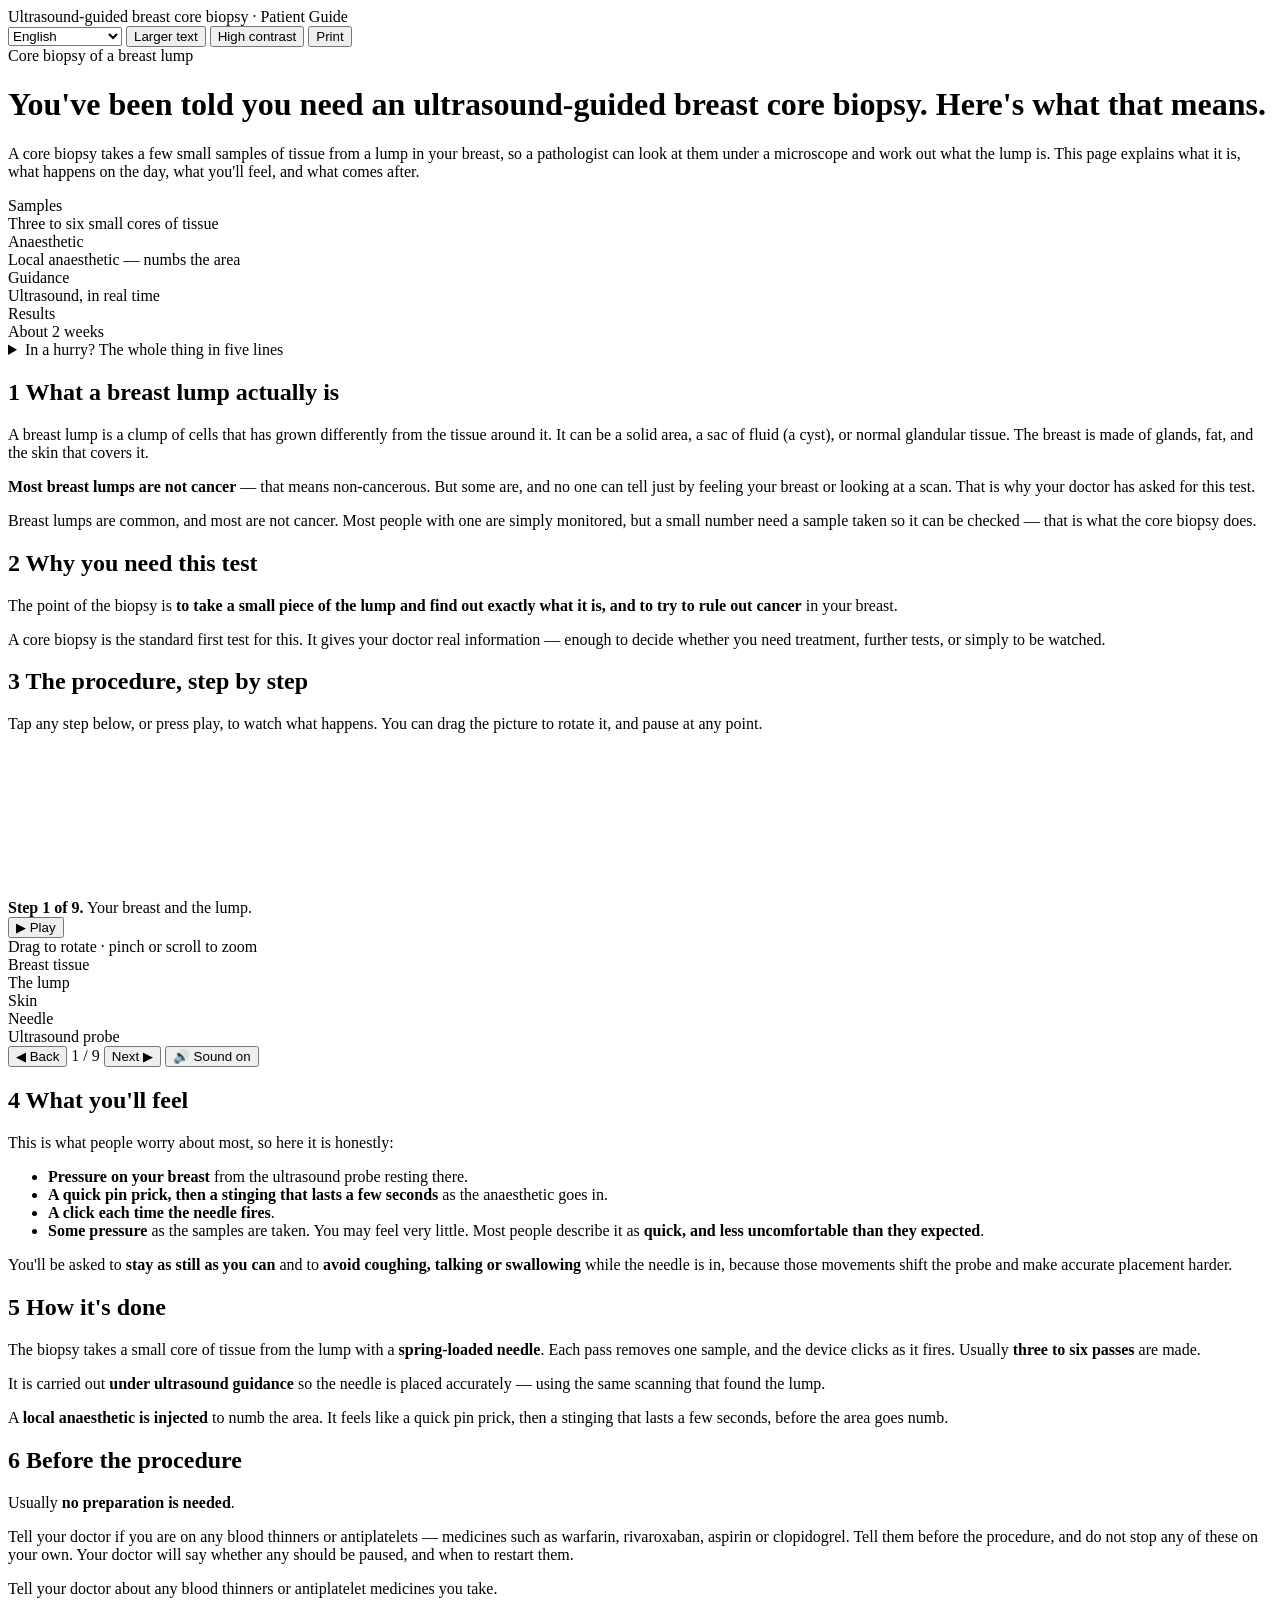
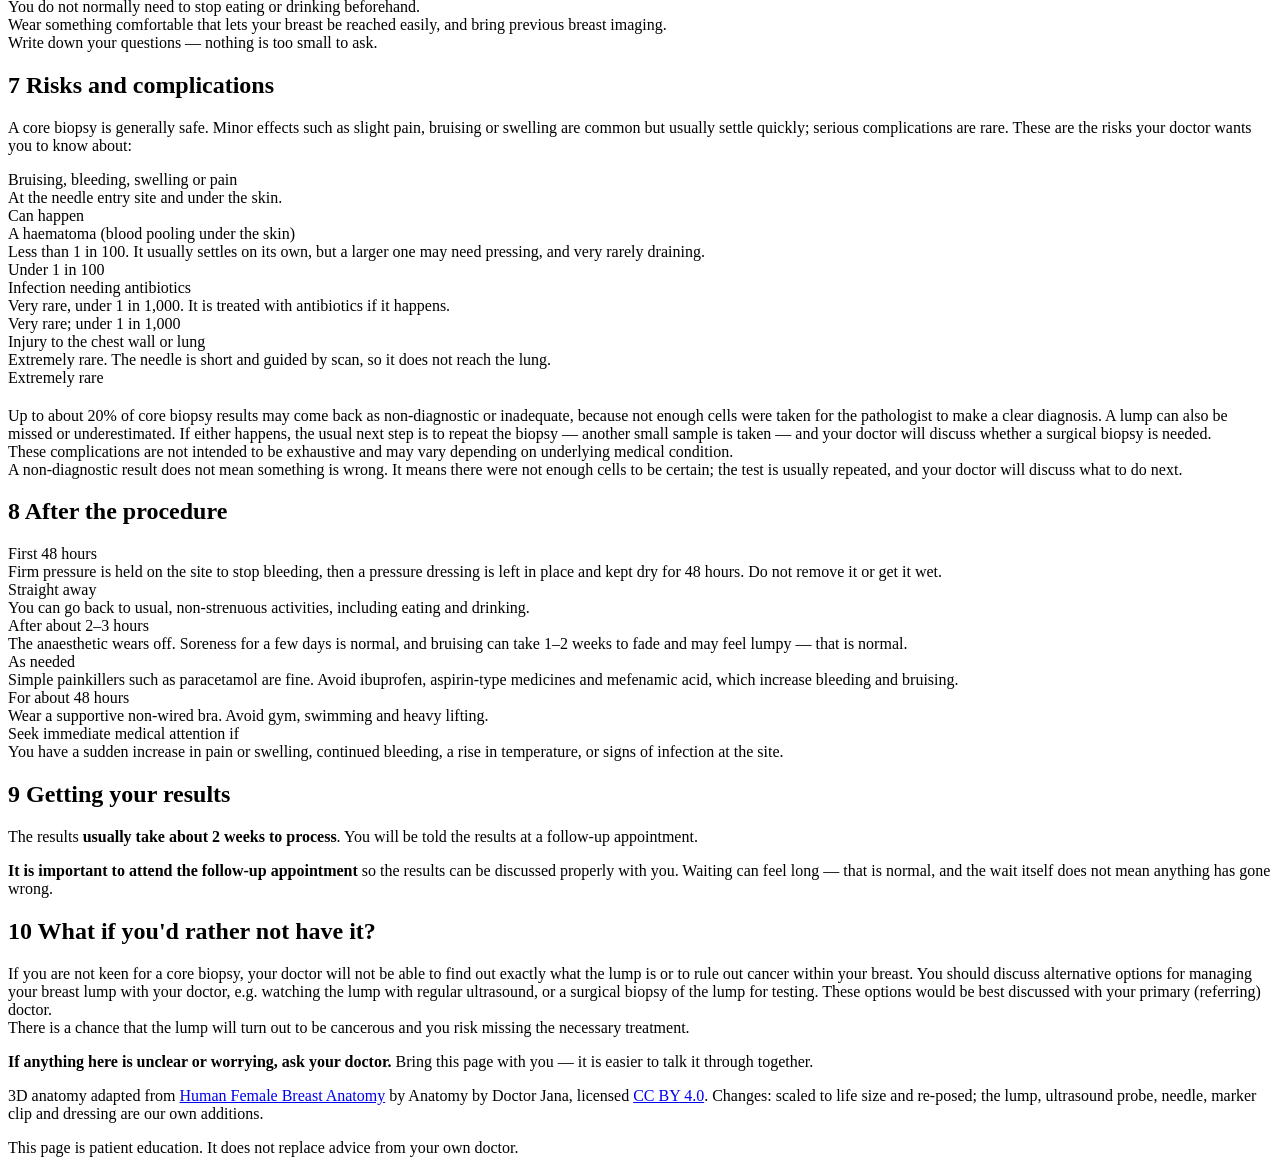
<file: src/head_body.html>
</head>
<body>

<div class="bar">
  <div class="inner">
    <div class="brand" data-i18n="k99">Ultrasound-guided breast core biopsy · Patient Guide</div>
    <div class="ctrls">
      <label class="langpick"><select id="langPick" aria-label="Language">
        <option value="en">English</option>
        <option value="ms">Bahasa Melayu</option>
        <option value="ta">தமிழ்</option>
        <option value="zh">中文</option>
        <option value="yue">粤语</option>
        <option value="nan">闽南语</option>
      </select></label>
      <button class="ctrl" id="btnSize" aria-pressed="false" data-i18n="k01">Larger text</button>
      <button class="ctrl" id="btnContrast" aria-pressed="false" data-i18n="k02">High contrast</button>
      <button class="ctrl" id="btnPrint" data-i18n="k03">Print</button>
    </div>
  </div>
</div>

<div class="wrap">

  <div class="hero">
    <div class="kicker" data-i18n="k100">Core biopsy of a breast lump</div>
    <h1 data-i18n="k101">You've been told you need an ultrasound-guided breast core biopsy. Here's what that means.</h1>
    <p class="lede" data-i18n="k102">A core biopsy takes a few small samples of tissue from a lump in your
    breast, so a pathologist can look at them under a microscope and work out what
    the lump is. This page explains what it is, what happens on the day, what you'll
    feel, and what comes after.</p>

    <div class="facts">
      <div class="fact"><div class="k" data-i18n="k103">Samples</div><div class="v" data-i18n="k104">Three to six small cores of tissue</div></div>
      <div class="fact"><div class="k" data-i18n="k105">Anaesthetic</div><div class="v" data-i18n="k106">Local anaesthetic — numbs the area</div></div>
      <div class="fact"><div class="k" data-i18n="k107">Guidance</div><div class="v" data-i18n="k108">Ultrasound, in real time</div></div>
      <div class="fact"><div class="k" data-i18n="k109">Results</div><div class="v" data-i18n="k110">About 2 weeks</div></div>
    </div>

    <details class="shortcut">
      <summary data-i18n="k111">In a hurry? The whole thing in five lines</summary>
      <ul>
        <li data-i18n="k112">A lump in your breast needs checking, and a scan alone can't say what it is.</li>
        <li data-i18n="k113">A spring-loaded needle takes a few small cores of tissue from the lump, guided by ultrasound.</li>
        <li data-i18n="k114">You lie back with the probe resting on your breast. It usually takes a little while.</li>
        <li data-i18n="k115">The needle goes in and out a few times; you hear a click each time it fires. Most people find it less uncomfortable than they expected.</li>
        <li data-i18n="k116">You go home the same day. Results take about 2 weeks, and you come back for the follow-up appointment.</li>
      </ul>
    </details>
  </div>

  <section>
    <h2 data-i18n="k117"><span class="num">1</span> What a breast lump actually is</h2>
    <p data-i18n="k118">A breast lump is a clump of cells that has grown differently from the tissue around it. It can be a solid area, a sac of fluid (a cyst), or normal glandular tissue. The breast is made of glands, fat, and the skin that covers it.</p>
    <p data-i18n="k119"><strong>Most breast lumps are not cancer</strong> — that means non-cancerous.
    But some are, and no one can tell just by feeling your breast or looking at a scan.
    That is why your doctor has asked for this test.</p>
    <div class="note" data-i18n="k120">
      Breast lumps are common, and most are not cancer. Most people with one are simply monitored, but a small number need a sample taken so it can be checked — that is what the core biopsy does.
    </div>
  </section>

  <section>
    <h2 data-i18n="k121"><span class="num">2</span> Why you need this test</h2>
    <p data-i18n="k122">The point of the biopsy is <strong>to take a small piece of the lump and find out exactly what it is, and to try to rule out cancer</strong> in your breast.</p>
    <p data-i18n="k123">A core biopsy is the standard first test for this. It gives your doctor real
    information — enough to decide whether you need treatment, further tests, or
    simply to be watched.</p>
  </section>

  <section>
    <h2 data-i18n="k124"><span class="num">3</span> The procedure, step by step</h2>
    <p data-i18n="k125">Tap any step below, or press play, to watch what happens. You can drag the
    picture to rotate it, and pause at any point.</p>

    <div class="stage">
      <canvas id="gl" role="img"
        aria-label="3D animation of the breast and the core biopsy. A text description of every step is given underneath this animation."
        tabindex="0"></canvas>
      <div class="scene-labels" id="sceneLabels" aria-hidden="true"></div>
    </div>

    <div class="stage-bar">
      <div class="step-label" id="stepLabel" aria-live="polite"><b>Step 1 of 9.</b> Your breast and the lump.</div>
      <button class="play" id="btnPlay" data-i18n="k16">▶ Play</button>
    </div>
    <div class="stage-meta">
      <div class="badge" data-i18n="k71">Drag to rotate · pinch or scroll to zoom</div>
      <div class="legend" aria-hidden="true">
        <div data-i18n="k126"><i style="background:#e6d18a"></i>Breast tissue</div>
        <div data-i18n="k127"><i style="background:#b83a2e"></i>The lump</div>
        <div data-i18n="k128"><i style="background:#dcb89c"></i>Skin</div>
        <div data-i18n="k129"><i style="background:#dfe3e8"></i>Needle</div>
        <div data-i18n="k130"><i style="background:#3d4553"></i>Ultrasound probe</div>
      </div>
    </div>

  <div class="stepnav" id="stepnav" role="group" aria-label="Step navigation">
    <button class="navbtn" id="btnPrev" type="button" data-i18n="k17">◀ Back</button>
    <span class="stepcount" id="stepCount" aria-live="polite" data-i18n="k18">1 / 9</span>
    <button class="navbtn" id="btnNext" type="button" data-i18n="k19">Next ▶</button>
    <button class="navbtn" id="btnSound" type="button" aria-pressed="false" data-i18n="k20">🔊 Sound on</button>
  </div>

    <div class="steps" id="steps" role="group" aria-label="Procedure steps"></div>

    <div class="note" id="stepNote" role="status"></div>

    <div class="sr" id="srText" aria-live="polite"></div>
  </section>

  <section>
    <h2 data-i18n="k131"><span class="num">4</span> What you'll feel</h2>
    <p data-i18n="k132">This is what people worry about most, so here it is honestly:</p>
    <ul>
      <li data-i18n="k133"><strong>Pressure on your breast</strong> from the ultrasound probe resting there.</li>
      <li data-i18n="k134"><strong>A quick pin prick, then a stinging that lasts a few seconds</strong> as the anaesthetic goes in.</li>
      <li data-i18n="k135"><strong>A click each time the needle fires</strong>.</li>
      <li data-i18n="k136"><strong>Some pressure</strong> as the samples are taken. You may feel very little. Most people describe it as
      <strong>quick, and less uncomfortable than they expected</strong>.</li>
    </ul>
    <p data-i18n="k137">You'll be asked to <strong>stay as still as you can</strong> and to
    <strong>avoid coughing, talking or swallowing</strong> while the needle is in,
    because those movements shift the probe and make accurate placement harder.</p>
  </section>

  <section>
    <h2 data-i18n="k138"><span class="num">5</span> How it's done</h2>
    <div class="card">
      <p data-i18n="k139">The biopsy takes a small core of tissue from the lump with a <strong>spring-loaded needle</strong>. Each pass removes one sample, and the device clicks as it fires. Usually <strong>three to six passes</strong> are made.</p>
      <p data-i18n="k140">It is carried out <strong>under ultrasound guidance</strong> so the needle is
      placed accurately — using the same scanning that found the lump.</p>
      <p data-i18n="k141">A <strong>local anaesthetic is injected</strong> to numb the area. It feels like a quick pin prick, then a stinging that lasts a few seconds, before the area goes numb.</p>
    </div>
  </section>

  <section>
    <h2 data-i18n="k142"><span class="num">6</span> Before the procedure</h2>
    <p data-i18n="k143">Usually <strong>no preparation is needed</strong>.</p>
    <p data-i18n="k144">
      Tell your doctor if you are on any blood thinners or antiplatelets — medicines such as warfarin, rivaroxaban, aspirin or clopidogrel. Tell them before the procedure, and do not stop any of these on your own. Your doctor will say whether any should be paused, and when to restart them.
    </p>
    <div class="check"><div class="box" aria-hidden="true"></div><div data-i18n="k145">Tell your doctor
    about any blood thinners or antiplatelet medicines you take.</div></div>
    <div class="check"><div class="box" aria-hidden="true"></div><div data-i18n="k146">You do not
    normally need to stop eating or drinking beforehand.</div></div>
    <div class="check"><div class="box" aria-hidden="true"></div><div data-i18n="k147">Wear something
    comfortable that lets your breast be reached easily, and bring previous breast imaging.</div></div>
    <div class="check"><div class="box" aria-hidden="true"></div><div data-i18n="k148">Write down your
    questions — nothing is too small to ask.</div></div>
  </section>

  <section>
    <h2 data-i18n="k149"><span class="num">7</span> Risks and complications</h2>
    <p data-i18n="k150">
      A core biopsy is generally safe. Minor effects such as slight pain, bruising or swelling are common but usually settle quickly; serious complications are rare. These are the risks your doctor wants you to know about:
    </p>
    <div class="riskgrid">
      <div class="risk"><div class="h" data-i18n="k151">Bruising, bleeding, swelling or pain</div>
        <div class="d" data-i18n="k152">At the needle entry site and under the skin.</div>
        <span class="sev common" data-i18n="k153">Can happen</span></div>
      <div class="risk"><div class="h" data-i18n="k154">A haematoma (blood pooling under the skin)</div>
        <div class="d" data-i18n="k155">Less than 1 in 100. It usually settles on its own, but a larger one may need pressing, and very rarely draining.</div>
        <span class="sev rare" data-i18n="k156">Under 1 in 100</span></div>
      <div class="risk"><div class="h" data-i18n="k157">Infection needing antibiotics</div>
        <div class="d" data-i18n="k158">Very rare, under 1 in 1,000. It is treated with antibiotics if it happens.</div>
        <span class="sev rare" data-i18n="k159">Very rare; under 1 in 1,000</span></div>
      <div class="risk"><div class="h" data-i18n="k160">Injury to the chest wall or lung</div>
        <div class="d" data-i18n="k161">Extremely rare. The needle is short and guided by scan, so it does not reach the lung.</div>
        <span class="sev vrare" data-i18n="k162">Extremely rare</span></div>
    </div>

    <div class="sheet-note" style="margin-top:20px" data-i18n="k163">
      Up to about 20% of core biopsy results may come back as non-diagnostic or inadequate, because not enough cells were taken for the pathologist to make a clear diagnosis. A lump can also be missed or underestimated. If either happens, the usual next step is to repeat the biopsy — another small sample is taken — and your doctor will discuss whether a surgical biopsy is needed.
    </div>

    <div class="sheet-note" data-i18n="k55">
      These complications are not intended to be exhaustive and may vary
      depending on underlying medical condition.
    </div>

    <div class="note" data-i18n="k164">
      A non-diagnostic result does not mean something is wrong. It means there were not enough cells to be certain; the test is usually repeated, and your doctor will discuss what to do next.
    </div>
  </section>

  <section>
    <h2 data-i18n="k165"><span class="num">8</span> After the procedure</h2>
    <div class="tl">
      <div class="item good"><div class="when" data-i18n="k166">First 48 hours</div>
        <div class="what" data-i18n="k167">Firm pressure is held on the site to stop bleeding, then a pressure dressing is left in place and kept dry for 48 hours. Do not remove it or get it wet.</div></div>
      <div class="item good"><div class="when" data-i18n="k168">Straight away</div>
        <div class="what" data-i18n="k169">
      You can go back to usual, non-strenuous activities, including eating and drinking.
    </div></div>
      <div class="item good"><div class="when" data-i18n="k170">After about 2–3 hours</div>
        <div class="what" data-i18n="k171">The anaesthetic wears off. Soreness for a few days is normal, and bruising can take 1–2 weeks to fade and may feel lumpy — that is normal.</div></div>
      <div class="item good"><div class="when" data-i18n="k172">As needed</div>
        <div class="what" data-i18n="k173">Simple painkillers such as paracetamol are fine. Avoid ibuprofen, aspirin-type medicines and mefenamic acid, which increase bleeding and bruising.</div></div>
      <div class="item good"><div class="when" data-i18n="k174">For about 48 hours</div>
        <div class="what" data-i18n="k175">Wear a supportive non-wired bra. Avoid gym, swimming and heavy lifting.</div></div>
      <div class="item warn"><div class="when" data-i18n="k176">Seek immediate medical attention if</div>
        <div class="what" data-i18n="k177">You have a sudden increase in pain or swelling, continued bleeding, a rise in temperature, or signs of infection at the site.</div></div>
    </div>
  </section>

  <section>
    <h2 data-i18n="k178"><span class="num">9</span> Getting your results</h2>
    <p data-i18n="k179">The results <strong>usually take about 2 weeks to process</strong>. You will be told the results at a follow-up appointment.</p>
    <div class="note" data-i18n="k180"><strong>It is important to attend the follow-up appointment</strong>
    so the results can be discussed properly with you. Waiting can feel long — that
    is normal, and the wait itself does not mean anything has gone wrong.</div>
  </section>

  <section>
    <h2 data-i18n="k181"><span class="num">10</span> What if you'd rather not have it?</h2>
    <div class="sheet-note" data-i18n="k182">
      If you are not keen for a core biopsy, your doctor will not be able to find out exactly what the lump is or to rule out cancer within your breast.
      You should discuss alternative options for managing your breast lump with
      your doctor, e.g. watching the lump with regular ultrasound, or a surgical biopsy of the lump for testing. These options would be best discussed with
      your primary (referring) doctor.
    </div>
    <div class="sheet-note" data-i18n="k183">
      There is a chance that the lump will turn out to be cancerous and you risk
      missing the necessary treatment.
    </div>
  </section>

  <div class="note">
    <p data-i18n="k37"><strong>If anything here is unclear or worrying, ask your doctor.</strong>
    Bring this page with you — it is easier to talk it through together.</p>
  </div>

  <footer class="foot">
    <p>3D anatomy adapted from
      <a href="https://sketchfab.com/3d-models/human-female-breast-anatomy-e521ddef44924d67a612d41764779505" rel="noopener">Human Female Breast Anatomy</a>
      by Anatomy by Doctor Jana, licensed
      <a href="https://creativecommons.org/licenses/by/4.0/" rel="noopener">CC BY 4.0</a>.
      Changes: scaled to life size and re-posed; the lump, ultrasound probe, needle, marker
      clip and dressing are our own additions.</p>
    <p>This page is patient education. It does not replace advice from your own doctor.</p>
  </footer>
</div>
</file>
